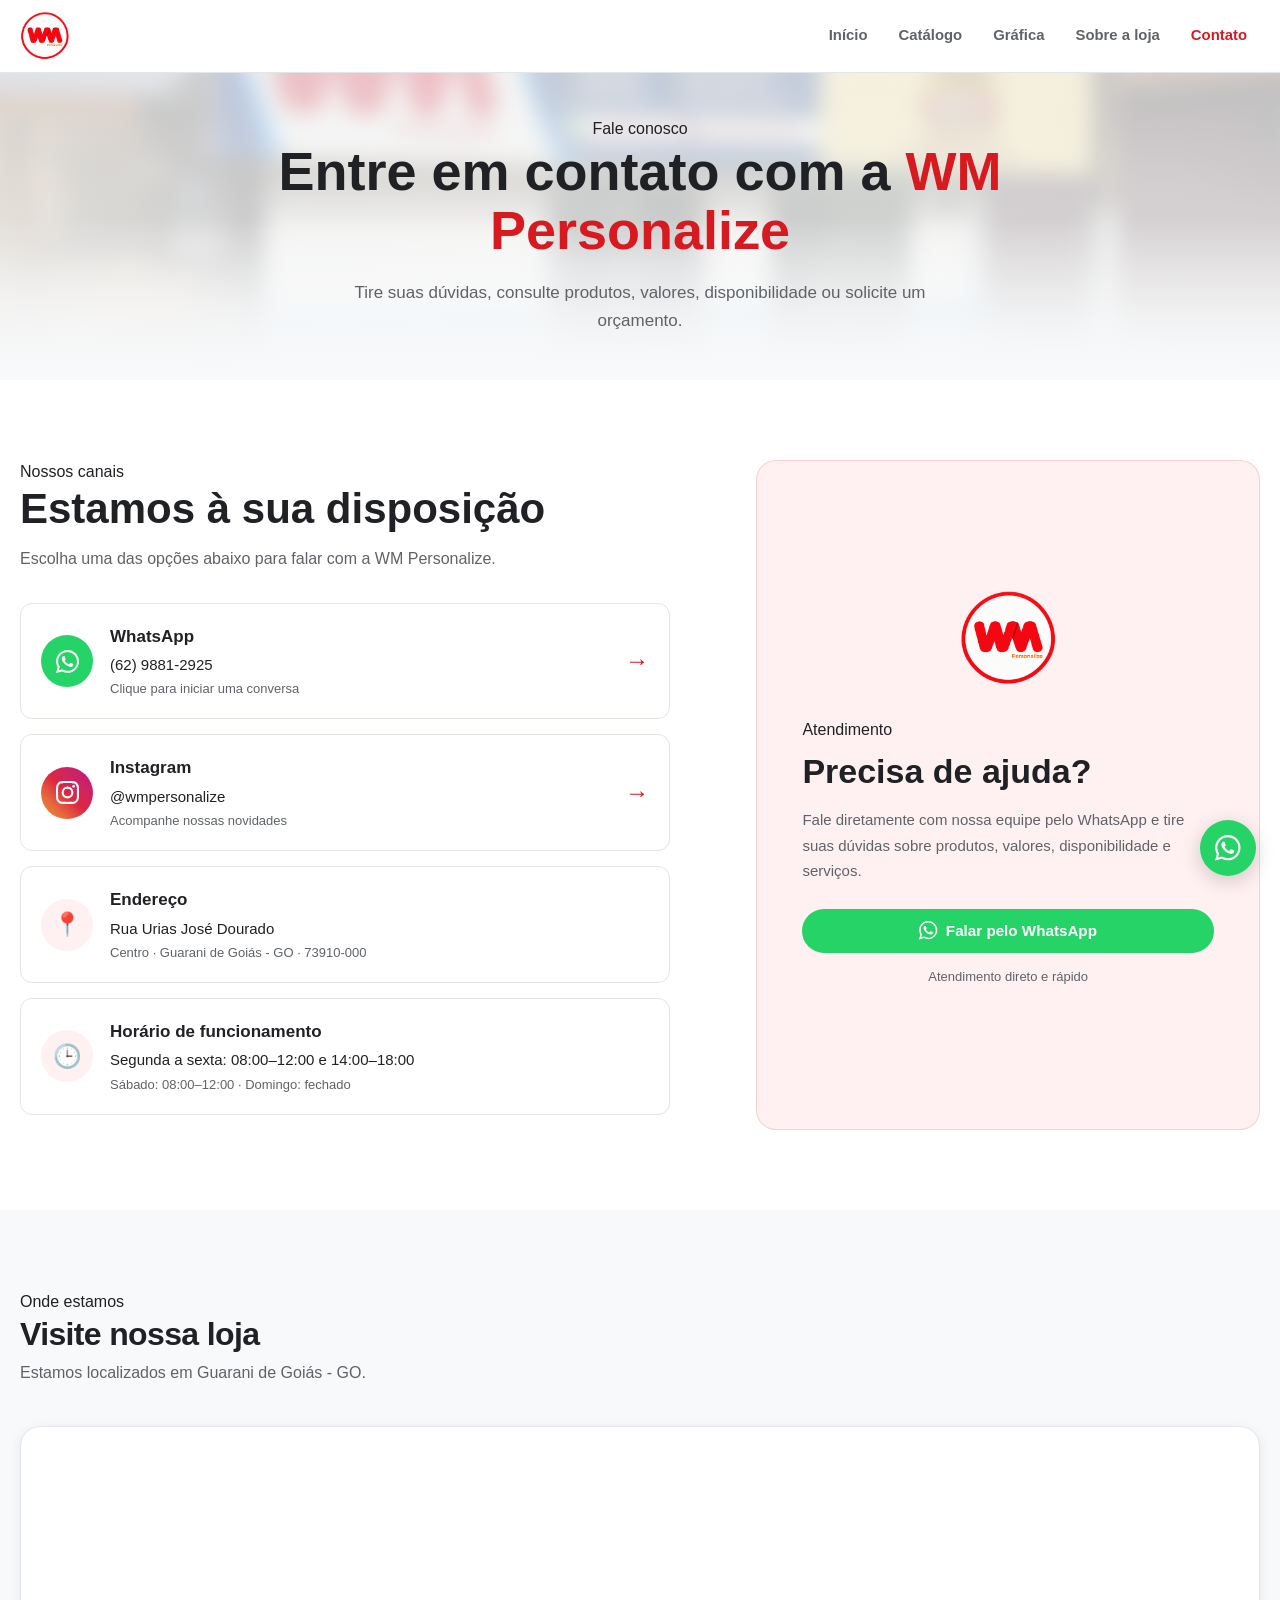
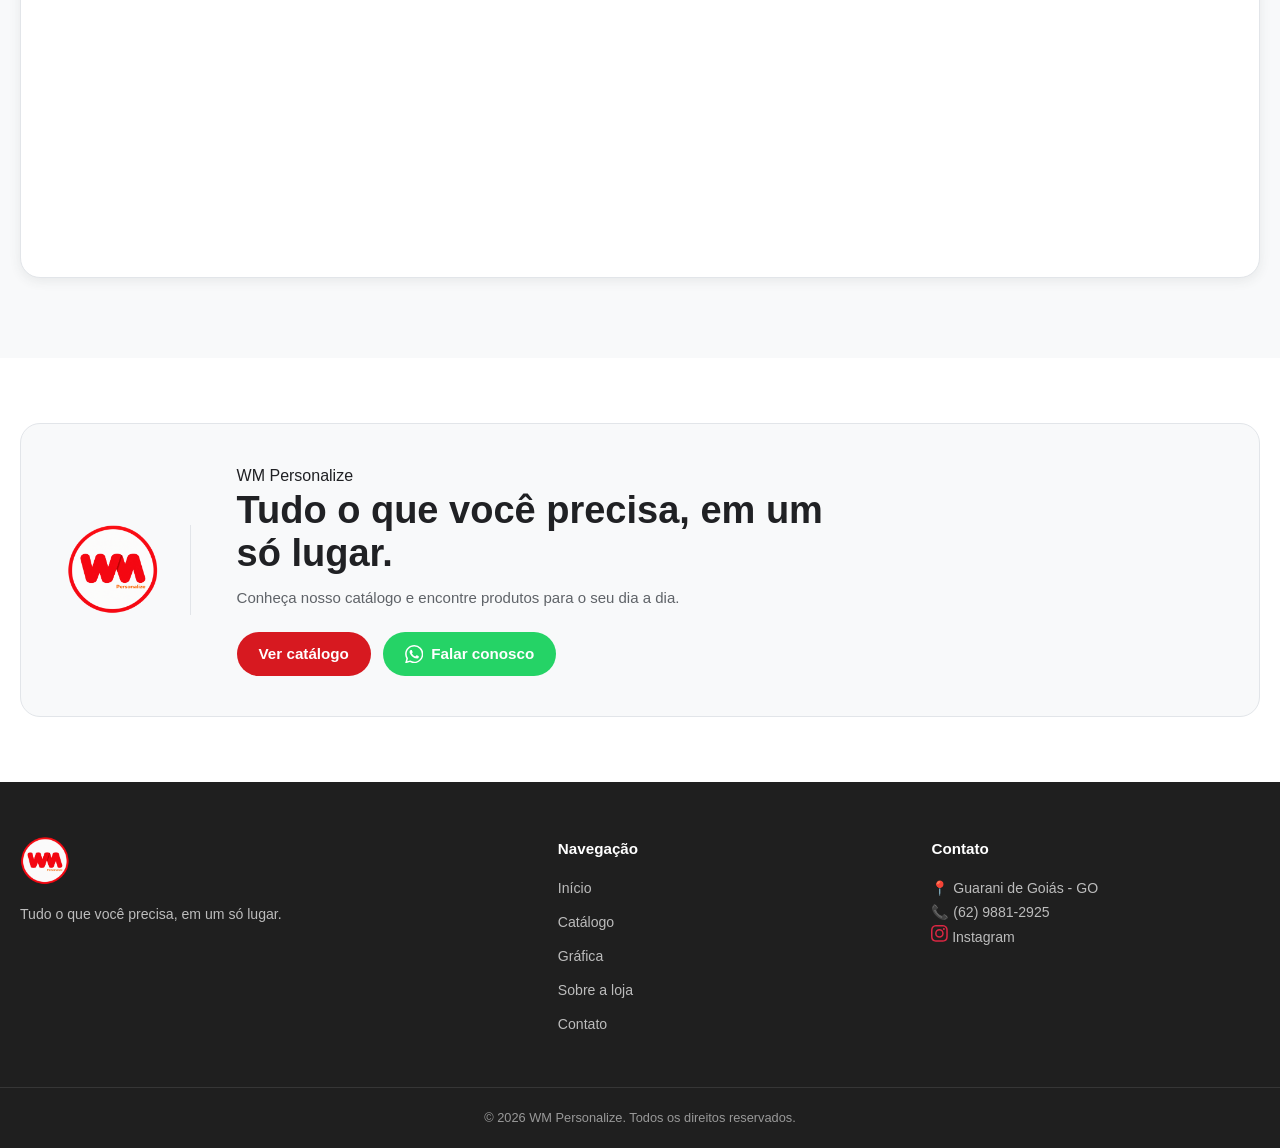
<file: contato-antigo.html>
<!DOCTYPE html>
<html lang="pt-BR">

<head>
    <meta charset="UTF-8">
    <meta name="viewport" content="width=device-width, initial-scale=1.0">

    <title>Contato | WM Personalize</title>

    <meta name="description"
        content="Entre em contato com a WM Personalize em Guarani de Goiás - GO. Fale conosco pelo WhatsApp, Instagram ou visite nossa loja.">

    <link rel="icon" type="image/x-icon" href="img/favicon/favicon.ico">

    <link rel="stylesheet" href="css/style.css">
    <link rel="stylesheet" href="css/contato.css">
</head>

<body>

    <!-- =====================================================
         CABEÇALHO
         ===================================================== -->

    <header class="cabecalho">

        <div class="container cabecalho-conteudo">

            <a href="index.html" class="logo">
                <img src="img/logo/logo.png" alt="WM Personalize">
            </a>

            <button class="botao-menu-mobile"
                id="botaoMenuMobile"
                aria-label="Abrir menu">
                ☰
            </button>

            <nav class="menu-principal">

                <a href="index.html">
                    Início
                </a>

                <a href="catalogo.html">
                    Catálogo
                </a>

                <a href="grafica.html">
                    Gráfica
                </a>

                <a href="sobre.html">
                    Sobre a loja
                </a>

                <a href="contato.html" class="ativo">
                    Contato
                </a>

            </nav>

        </div>

    </header>


    <!-- =====================================================
         CONTEÚDO PRINCIPAL
         ===================================================== -->

    <main>

        <!-- =================================================
             HERO
             ================================================= -->

        <section class="contato-hero">

            <div class="container contato-hero-conteudo">

                <span class="titulo-pequeno">
                    Fale conosco
                </span>

                <h1>
                    Entre em contato com a
                    <span>WM Personalize</span>
                </h1>

                <p>
                    Tire suas dúvidas, consulte produtos, valores,
                    disponibilidade ou solicite um orçamento.
                </p>

            </div>

        </section>


        <!-- =================================================
             FORMAS DE CONTATO
             ================================================= -->

        <section class="contato-principal">

            <div class="container contato-grid">

                <!-- ==============================
                     INFORMAÇÕES
                     ============================== -->

                <div class="contato-informacoes">

                    <span class="titulo-pequeno">
                        Nossos canais
                    </span>

                    <h2>
                        Estamos à sua disposição
                    </h2>

                    <p class="contato-introducao">
                        Escolha uma das opções abaixo para falar
                        com a WM Personalize.
                    </p>


                    <!-- WhatsApp -->

                    <a href="https://wa.me/556298812925"
                        class="contato-card"
                        target="_blank"
                        rel="noopener noreferrer">

                        <span class="contato-card-icone icone-redondo-whatsapp">
                            <span class="icone-marca" data-icone="whatsapp"></span>
                        </span>

                        <span class="contato-card-conteudo">

                            <strong>
                                WhatsApp
                            </strong>

                            <span>
                                (62) 9881-2925
                            </span>

                            <small>
                                Clique para iniciar uma conversa
                            </small>

                        </span>

                        <span class="contato-card-seta">
                            →
                        </span>

                    </a>


                    <!-- Instagram -->

                    <a href="https://www.instagram.com/wmpersonalize/"
                        class="contato-card"
                        target="_blank"
                        rel="noopener noreferrer">

                        <span class="contato-card-icone icone-redondo-instagram">
                            <span class="icone-marca" data-icone="instagram"></span>
                        </span>

                        <span class="contato-card-conteudo">

                            <strong>
                                Instagram
                            </strong>

                            <span>
                                @wmpersonalize
                            </span>

                            <small>
                                Acompanhe nossas novidades
                            </small>

                        </span>

                        <span class="contato-card-seta">
                            →
                        </span>

                    </a>


                    <!-- Endereço -->

                    <div class="contato-card">

                        <span class="contato-card-icone">
                            📍
                        </span>

                        <span class="contato-card-conteudo">

                            <strong>
                                Endereço
                            </strong>

                            <span>
                                Rua Urias José Dourado
                            </span>

                            <small>
                                Centro · Guarani de Goiás - GO · 73910-000
                            </small>

                        </span>

                    </div>


                    <!-- Horário -->

                    <div class="contato-card">

                        <span class="contato-card-icone">
                            🕒
                        </span>

                        <span class="contato-card-conteudo">

                            <strong>
                                Horário de funcionamento
                            </strong>

                            <span>
                                Segunda a sexta: 08:00–12:00
                                e 14:00–18:00
                            </span>

                            <small>
                                Sábado: 08:00–12:00 · Domingo: fechado
                            </small>

                        </span>

                    </div>

                </div>


                <!-- ==============================
                     CARD WHATSAPP
                     ============================== -->

                <div class="contato-destaque">

                    <div class="contato-destaque-logo">

                        <img src="img/logo/logo.png"
                            alt="WM Personalize">

                    </div>

                    <span class="titulo-pequeno">
                        Atendimento
                    </span>

                    <h2>
                        Precisa de ajuda?
                    </h2>

                    <p>
                        Fale diretamente com nossa equipe pelo
                        WhatsApp e tire suas dúvidas sobre produtos,
                        valores, disponibilidade e serviços.
                    </p>

                    <a href="https://wa.me/556298812925"
                        class="botao botao-whatsapp"
                        target="_blank"
                        rel="noopener noreferrer">

                        <span class="icone-marca" data-icone="whatsapp"></span>
                        Falar pelo WhatsApp

                    </a>

                    <span class="contato-destaque-observacao">
                        Atendimento direto e rápido
                    </span>

                </div>

            </div>

        </section>


        <!-- =================================================
             MAPA
             ================================================= -->

        <section class="contato-mapa">

            <div class="container">

                <div class="titulo-secao">

                    <span class="titulo-pequeno">
                        Onde estamos
                    </span>

                    <h2>
                        Visite nossa loja
                    </h2>

                    <p>
                        Estamos localizados em Guarani de Goiás - GO.
                    </p>

                </div>


                <div class="mapa-container">

                    <iframe
                        src="https://www.google.com/maps?q=-13.9378415,-46.4811684&amp;z=18&amp;output=embed"
                        width="100%"
                        height="450"
                        style="border:0;"
                        allowfullscreen=""
                        loading="lazy"
                        referrerpolicy="no-referrer-when-downgrade"
                        title="Localização da WM Personalize">
                    </iframe>

                </div>

            </div>

        </section>


        <!-- =================================================
             CTA FINAL
             ================================================= -->

        <section class="contato-cta">

            <div class="container contato-cta-conteudo">

                <div class="contato-cta-marca">

                    <img src="img/logo/logo.png"
                        alt="WM Personalize">

                </div>

                <div class="contato-cta-info">

                    <div>

                        <span class="titulo-pequeno">
                            WM Personalize
                        </span>

                        <h2>
                            Tudo o que você precisa,
                            em um só lugar.
                        </h2>

                        <p>
                            Conheça nosso catálogo e encontre produtos
                            para o seu dia a dia.
                        </p>

                    </div>

                    <div class="contato-cta-botoes">

                    <a href="catalogo.html"
                        class="botao botao-primario">
                        Ver catálogo
                    </a>

                    <a href="https://wa.me/556298812925"
                        class="botao botao-whatsapp"
                        target="_blank"
                        rel="noopener noreferrer">
                        <span class="icone-marca" data-icone="whatsapp"></span>
                        Falar conosco
                    </a>

                    </div>

                </div>

            </div>

        </section>

    </main>


    <!-- =====================================================
         RODAPÉ
         ===================================================== -->

    <footer class="rodape">

        <div class="container rodape-conteudo">

            <div class="rodape-coluna">

                <img src="img/logo/logo.png"
                    alt="WM Personalize"
                    class="rodape-logo">

                <p>
                    Tudo o que você precisa, em um só lugar.
                </p>

            </div>


            <div class="rodape-coluna">

                <h3>
                    Navegação
                </h3>

                <a href="index.html">
                    Início
                </a>

                <a href="catalogo.html">
                    Catálogo
                </a>

                <a href="grafica.html">
                    Gráfica
                </a>

                <a href="sobre.html">
                    Sobre a loja
                </a>

                <a href="contato.html">
                    Contato
                </a>

            </div>


            <div class="rodape-coluna">

                <h3>
                    Contato
                </h3>

                <p>
                    📍 Guarani de Goiás - GO
                </p>

                <p>
                    📞 (62) 9881-2925
                </p>

                <a href="https://www.instagram.com/wmpersonalize/"
                    target="_blank"
                    rel="noopener noreferrer"
                    class="link-com-icone">
                    <span class="icone-marca icone-cor-instagram" data-icone="instagram"></span>
                    Instagram
                </a>

            </div>

        </div>


        <div class="rodape-final">

            <div class="container">

                <p>
                    © 2026 WM Personalize. Todos os direitos reservados.
                </p>

            </div>

        </div>

    </footer>


    <!-- =====================================================
         WHATSAPP FLUTUANTE
         ===================================================== -->

    <a href="https://wa.me/556298812925"
        class="whatsapp-flutuante"
        target="_blank"
        rel="noopener noreferrer"
        aria-label="Falar com a WM Personalize pelo WhatsApp">

        <span class="icone-marca" data-icone="whatsapp"></span>

    </a>


    <!-- =====================================================
         JAVASCRIPT
         ===================================================== -->

    <script src="js/icones.js"></script>

    <script src="js/script.js"></script>

</body>

</html>
</file>
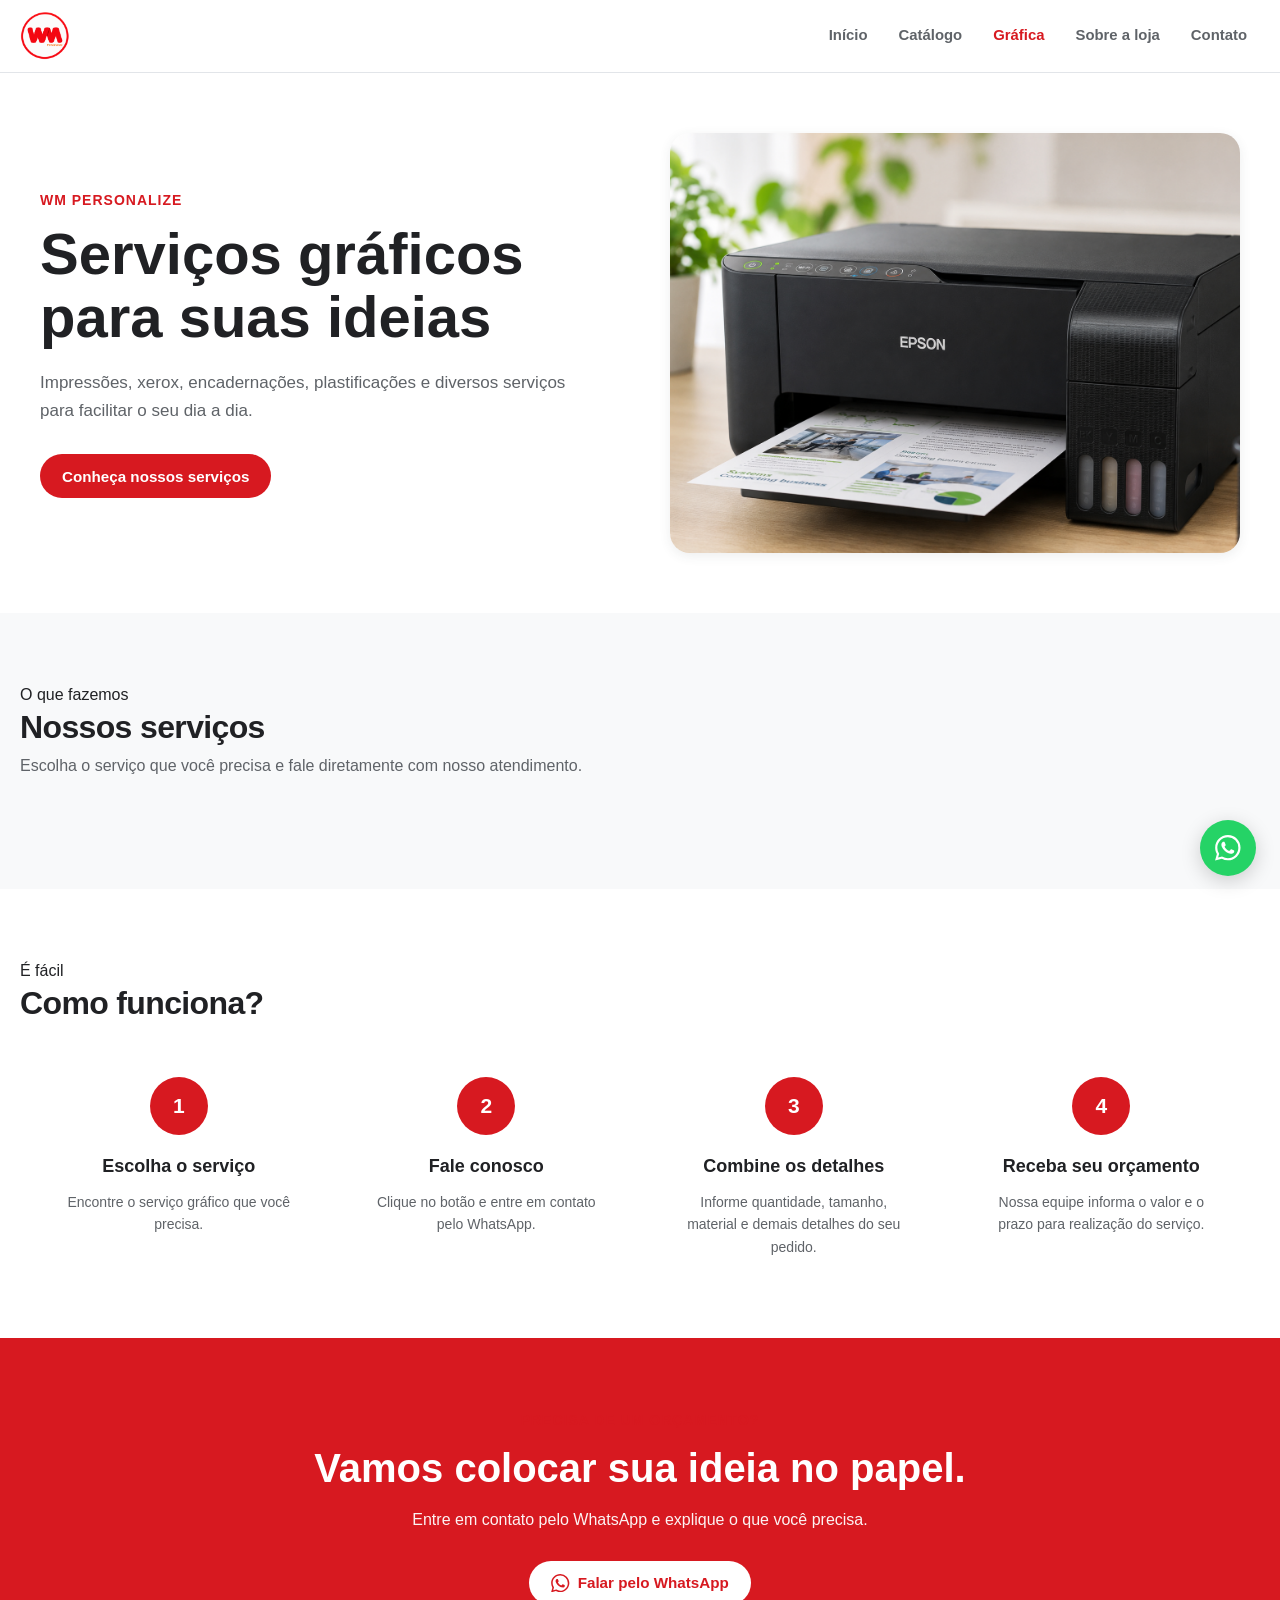
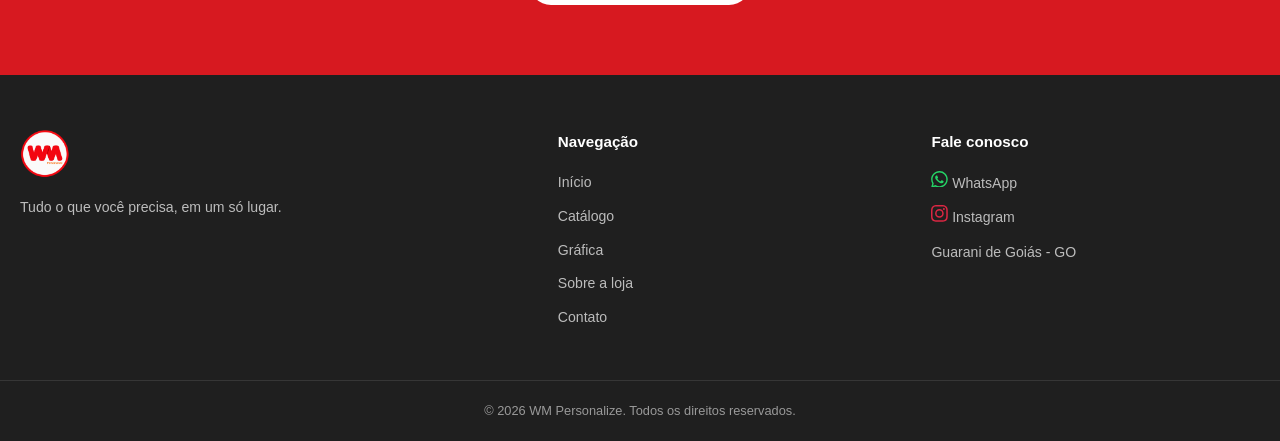
<file: grafica-antigo.html>
<!DOCTYPE html>
<html lang="pt-BR">

<head>
    <meta charset="UTF-8">

    <meta name="viewport" content="width=device-width, initial-scale=1.0">

    <meta name="description"
        content="Serviços gráficos da WM Personalize - Impressão, xerox, encadernação, plastificação, cartões, panfletos, adesivos e arte digital.">

    <title>Gráfica | WM Personalize</title>

    <link rel="icon" type="image/x-icon" href="img/favicon/favicon.ico">

    <!-- CSS GLOBAL -->
    <link rel="stylesheet" href="css/style.css">

    <!-- CSS DA GRÁFICA -->
    <link rel="stylesheet" href="css/grafica.css">
</head>

<body>

    <!-- =====================================================
         CABEÇALHO
    ====================================================== -->

    <header class="cabecalho">

        <div class="container cabecalho-conteudo">

            <a href="index.html" class="logo">
                <img src="img/logo/logo.png" alt="WM Personalize">
            </a>

            <button
                type="button"
                class="botao-menu-mobile"
                id="botaoMenuMobile"
                aria-label="Abrir menu">
                ☰
            </button>

            <nav class="menu-principal">

                <a href="index.html">
                    Início
                </a>

                <a href="catalogo.html">
                    Catálogo
                </a>

                <a href="grafica.html" class="ativo">
                    Gráfica
                </a>

                <a href="sobre.html">
                    Sobre a loja
                </a>

                <a href="contato.html">
                    Contato
                </a>

            </nav>

        </div>

    </header>


    <!-- =====================================================
         CONTEÚDO PRINCIPAL
    ====================================================== -->

    <main>

        <!-- =================================================
             HERO DA GRÁFICA
        ================================================== -->

        <section class="grafica-hero">

            <div class="container grafica-hero-conteudo">

                <div class="grafica-hero-texto">

                    <span class="titulo-pequeno">
                        WM Personalize
                    </span>

                    <h1>
                        Serviços gráficos
                        para suas ideias
                    </h1>

                    <p>
                        Impressões, xerox, encadernações, plastificações
                        e diversos serviços para facilitar o seu dia a dia.
                    </p>

                    <a
                        href="#servicosGrafica"
                        class="botao botao-primario">

                        Conheça nossos serviços

                    </a>

                </div>

                <div class="grafica-hero-imagem">

                    <img src="img/grafica/impressora.png"
                        
                        alt="Serviços de impressão da WM Personalize">

                </div>

            </div>

        </section>


        <!-- =================================================
             SERVIÇOS
        ================================================== -->

        <section
            class="secao-servicos-grafica"
            id="servicosGrafica">

            <div class="container">

                <div class="titulo-secao">

                    <span>
                        O que fazemos
                    </span>

                    <h2>
                        Nossos serviços
                    </h2>

                    <p>
                        Escolha o serviço que você precisa e
                        fale diretamente com nosso atendimento.
                    </p>

                </div>


                <!-- =========================================
                     GRID
                ========================================== -->

                <div
                    class="servicos-grid"
                    id="servicosGraficaLista">

                    <!-- Serviços carregados pelo JavaScript -->

                </div>

            </div>

        </section>


        <!-- =================================================
             COMO FUNCIONA
        ================================================== -->

        <section class="como-funciona">

            <div class="container">

                <div class="titulo-secao">

                    <span>
                        É fácil
                    </span>

                    <h2>
                        Como funciona?
                    </h2>

                </div>


                <div class="passos-grafica">


                    <div class="passo-grafica">

                        <div class="passo-numero">
                            1
                        </div>

                        <div>

                            <h3>
                                Escolha o serviço
                            </h3>

                            <p>
                                Encontre o serviço gráfico que
                                você precisa.
                            </p>

                        </div>

                    </div>


                    <div class="passo-grafica">

                        <div class="passo-numero">
                            2
                        </div>

                        <div>

                            <h3>
                                Fale conosco
                            </h3>

                            <p>
                                Clique no botão e entre em contato
                                pelo WhatsApp.
                            </p>

                        </div>

                    </div>


                    <div class="passo-grafica">

                        <div class="passo-numero">
                            3
                        </div>

                        <div>

                            <h3>
                                Combine os detalhes
                            </h3>

                            <p>
                                Informe quantidade, tamanho, material
                                e demais detalhes do seu pedido.
                            </p>

                        </div>

                    </div>


                    <div class="passo-grafica">

                        <div class="passo-numero">
                            4
                        </div>

                        <div>

                            <h3>
                                Receba seu orçamento
                            </h3>

                            <p>
                                Nossa equipe informa o valor e o prazo
                                para realização do serviço.
                            </p>

                        </div>

                    </div>

                </div>

            </div>

        </section>


        <!-- =================================================
             CTA WHATSAPP
        ================================================== -->

        <section class="grafica-cta">

            <div class="container">

                <div class="grafica-cta-conteudo">

                    <div>

                        <span class="titulo-pequeno">
                            Precisa de um orçamento?
                        </span>

                        <h2>
                            Vamos colocar sua ideia no papel.
                        </h2>

                        <p>
                            Entre em contato pelo WhatsApp e
                            explique o que você precisa.
                        </p>

                    </div>

                    <a
                        href="https://wa.me/556298812925?text=Ol%C3%A1!%20Tenho%20interesse%20em%20um%20servi%C3%A7o%20gr%C3%A1fico.%20Gostaria%20de%20saber%20mais%20informa%C3%A7%C3%B5es%20sobre%20valores%20e%20prazo."
                        class="botao botao-whatsapp"
                        target="_blank"
                        rel="noopener noreferrer">

                        <span class="icone-marca" data-icone="whatsapp"></span>
                        Falar pelo WhatsApp

                    </a>

                </div>

            </div>

        </section>

    </main>


    <!-- =====================================================
         RODAPÉ
    ====================================================== -->

    <footer class="rodape">

        <div class="container rodape-conteudo">


            <div class="rodape-coluna">

                <img
                    src="img/logo/logo.png"
                    alt="WM Personalize"
                    class="rodape-logo">

                <p>
                    Tudo o que você precisa,
                    em um só lugar.
                </p>

            </div>


            <div class="rodape-coluna">

                <h3>
                    Navegação
                </h3>

                <a href="index.html">
                    Início
                </a>

                <a href="catalogo.html">
                    Catálogo
                </a>

                <a href="grafica.html">
                    Gráfica
                </a>

                <a href="sobre.html">
                    Sobre a loja
                </a>

                <a href="contato.html">
                    Contato
                </a>

            </div>


            <div class="rodape-coluna">

                <h3>
                    Fale conosco
                </h3>

                <a
                    href="https://wa.me/556298812925"
                    target="_blank"
                    rel="noopener noreferrer"
                    class="link-com-icone">

                    <span class="icone-marca icone-cor-whatsapp" data-icone="whatsapp"></span>
                    WhatsApp

                </a>

                <a
                    href="https://www.instagram.com/wmpersonalize/"
                    target="_blank"
                    rel="noopener noreferrer"
                    class="link-com-icone">

                    <span class="icone-marca icone-cor-instagram" data-icone="instagram"></span>
                    Instagram

                </a>

                <span>
                    Guarani de Goiás - GO
                </span>

            </div>

        </div>


        <div class="rodape-final">

            <div class="container">

                <p>
                    © 2026 WM Personalize. Todos os direitos reservados.
                </p>

            </div>

        </div>

    </footer>


    <!-- =====================================================
         WHATSAPP FLUTUANTE
    ====================================================== -->

    <a
        href="https://wa.me/556298812925"
        class="whatsapp-flutuante"
        target="_blank"
        rel="noopener noreferrer"
        aria-label="Falar pelo WhatsApp">

        <span class="icone-marca" data-icone="whatsapp"></span>

    </a>


    <!-- =====================================================
         JAVASCRIPT
    ====================================================== -->

    <script src="js/icones.js"></script>

    <script src="js/script.js"></script>

    <script src="js/grafica.js"></script>

</body>

</html>
</file>
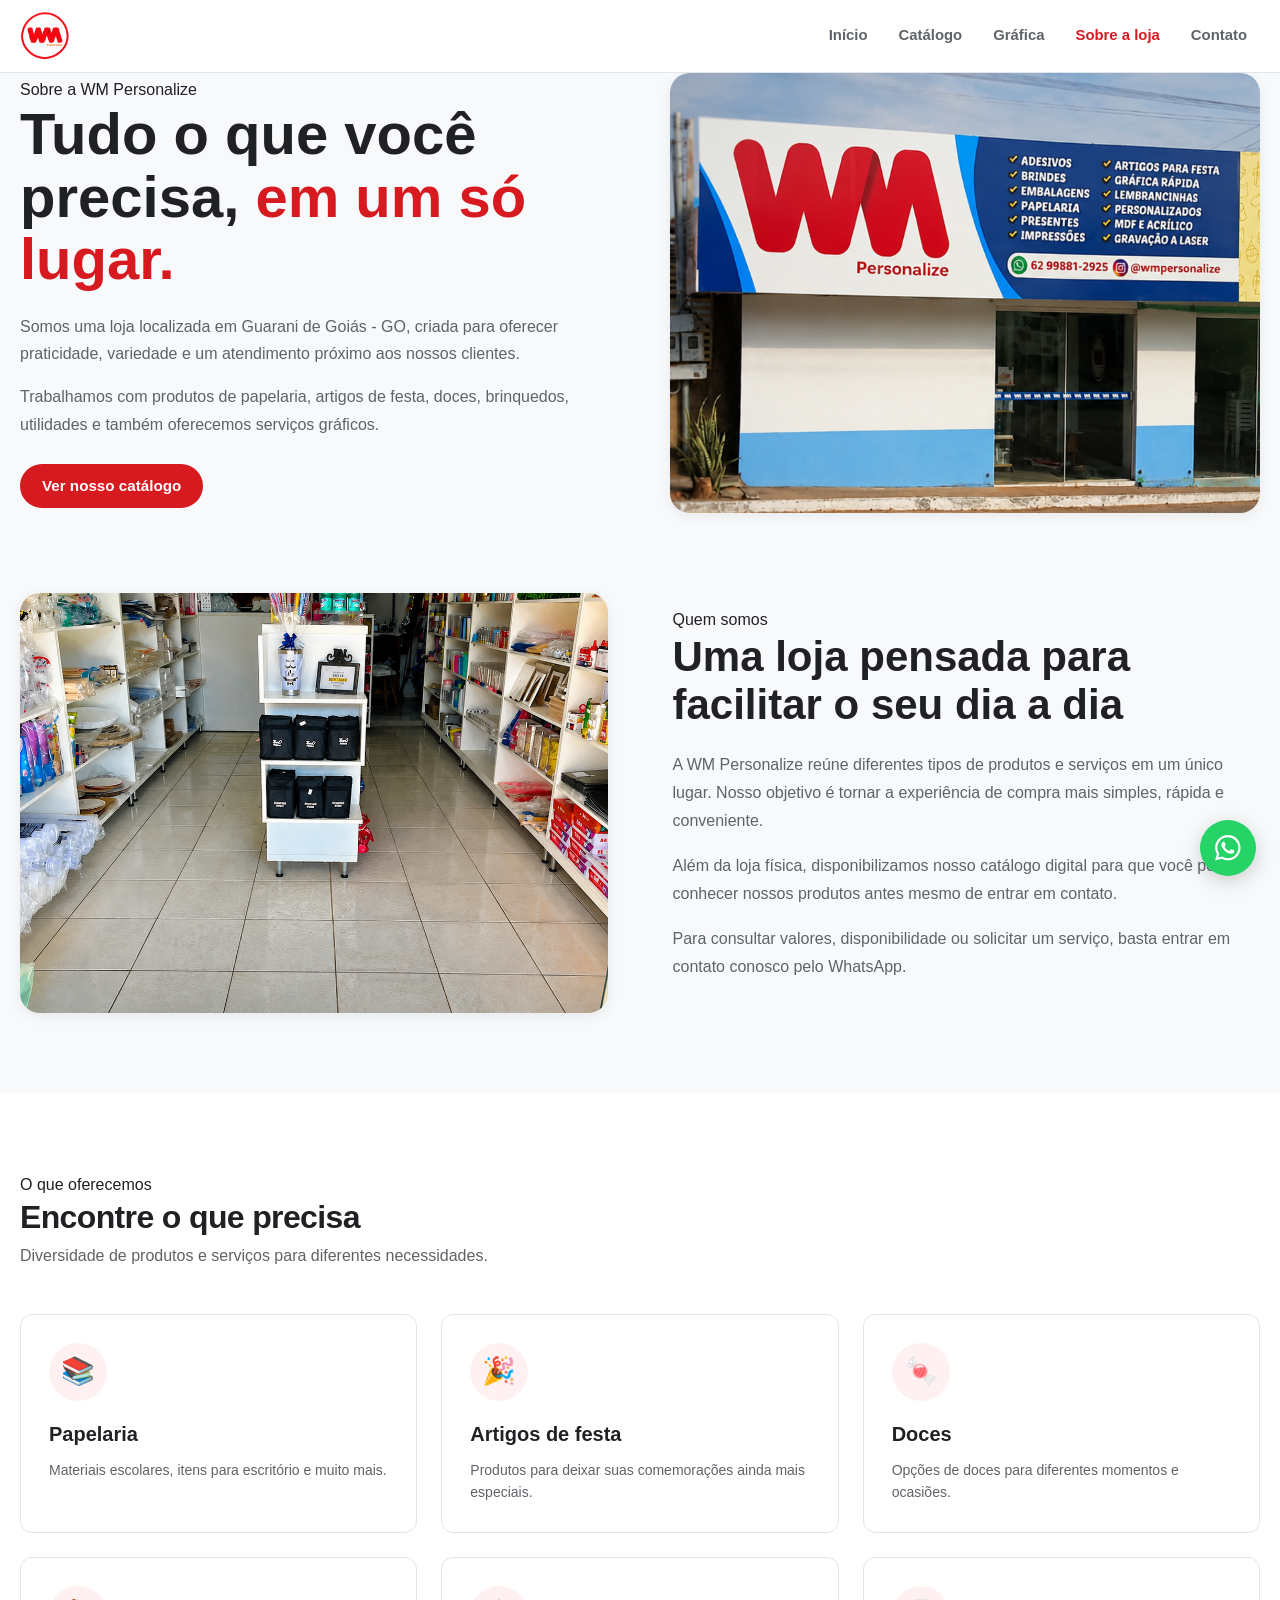
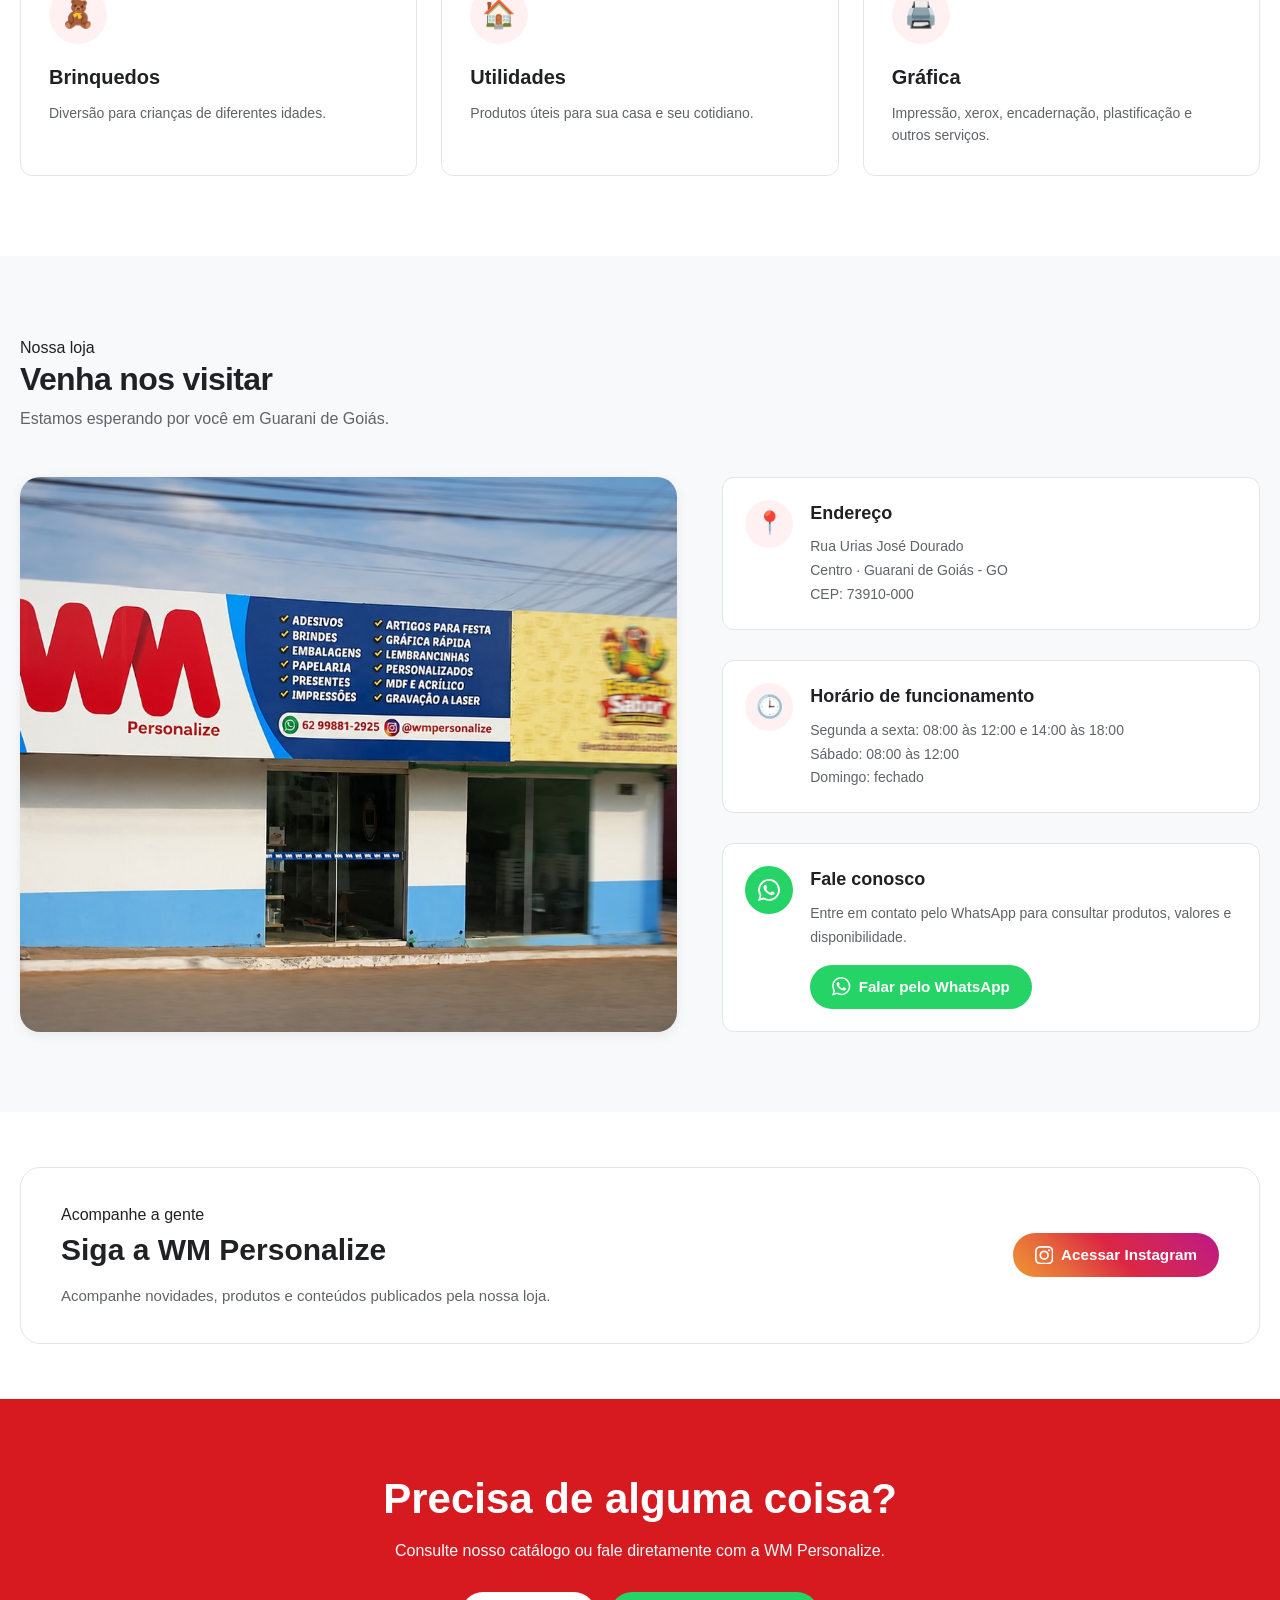
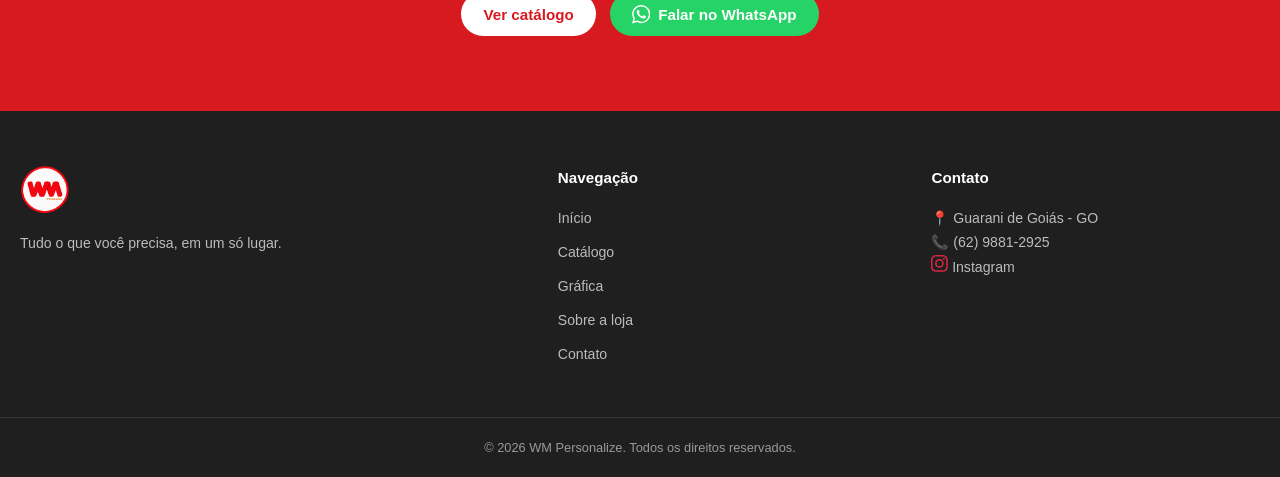
<file: sobre-antigo.html>
<!DOCTYPE html>
<html lang="pt-BR">

<head>
    <meta charset="UTF-8">
    <meta name="viewport" content="width=device-width, initial-scale=1.0">

    <title>Sobre a Loja | WM Personalize</title>

    <meta name="description"
        content="Conheça a WM Personalize, loja localizada em Guarani de Goiás - GO. Papelaria, artigos de festa, doces, brinquedos, utilidades e serviços gráficos.">

    <link rel="icon" type="image/x-icon" href="img/favicon/favicon.ico">

    <link rel="stylesheet" href="css/style.css">
    <link rel="stylesheet" href="css/sobre.css">
</head>

<body>

    <!-- =====================================================
         CABEÇALHO
         ===================================================== -->

    <header class="cabecalho">

        <div class="container cabecalho-conteudo">

            <a href="index.html" class="logo">
                <img src="img/logo/logo.png" alt="WM Personalize">
            </a>

            <button class="botao-menu-mobile" id="botaoMenuMobile" aria-label="Abrir menu">
                ☰
            </button>

            <nav class="menu-principal">

                <a href="index.html">
                    Início
                </a>

                <a href="catalogo.html">
                    Catálogo
                </a>

                <a href="grafica.html">
                    Gráfica
                </a>

                <a href="sobre.html" class="ativo">
                    Sobre a loja
                </a>

                <a href="contato.html">
                    Contato
                </a>

            </nav>

        </div>

    </header>


    <!-- =====================================================
         CONTEÚDO PRINCIPAL
         ===================================================== -->

    <main>

        <!-- =================================================
             HERO SOBRE
             ================================================= -->

        <section class="sobre-hero">

            <div class="container sobre-hero-conteudo">

                <div class="sobre-hero-texto">

                    <span class="titulo-pequeno">
                        Sobre a WM Personalize
                    </span>

                    <h1>
                        Tudo o que você precisa,
                        <span>em um só lugar.</span>
                    </h1>

                    <p>
                        Somos uma loja localizada em Guarani de Goiás - GO,
                        criada para oferecer praticidade, variedade e um
                        atendimento próximo aos nossos clientes.
                    </p>

                    <p>
                        Trabalhamos com produtos de papelaria, artigos de
                        festa, doces, brinquedos, utilidades e também
                        oferecemos serviços gráficos.
                    </p>

                    <a href="catalogo.html" class="botao botao-primario">
                        Ver nosso catálogo
                    </a>

                </div>

                <div class="sobre-hero-imagem">

                    <img src="img/loja/fachada.png"
                        alt="Fachada da WM Personalize"
                        loading="lazy">

                </div>

            </div>

        </section>


        <!-- =================================================
             NOSSA HISTÓRIA
             ================================================= -->

        <section class="sobre-historia">

            <div class="container sobre-historia-conteudo">

                <div class="sobre-historia-imagem">

                    <img src="img/loja/interior-01.png"
                        alt="Interior da WM Personalize"
                        loading="lazy">

                </div>

                <div class="sobre-historia-texto">

                    <span class="titulo-pequeno">
                        Quem somos
                    </span>

                    <h2>
                        Uma loja pensada para facilitar o seu dia a dia
                    </h2>

                    <p>
                        A WM Personalize reúne diferentes tipos de produtos
                        e serviços em um único lugar. Nosso objetivo é tornar
                        a experiência de compra mais simples, rápida e
                        conveniente.
                    </p>

                    <p>
                        Além da loja física, disponibilizamos nosso catálogo
                        digital para que você possa conhecer nossos produtos
                        antes mesmo de entrar em contato.
                    </p>

                    <p>
                        Para consultar valores, disponibilidade ou solicitar
                        um serviço, basta entrar em contato conosco pelo
                        WhatsApp.
                    </p>

                </div>

            </div>

        </section>


        <!-- =================================================
             O QUE ENCONTRAR
             ================================================= -->

        <section class="sobre-categorias">

            <div class="container">

                <div class="titulo-secao">

                    <span class="titulo-pequeno">
                        O que oferecemos
                    </span>

                    <h2>
                        Encontre o que precisa
                    </h2>

                    <p>
                        Diversidade de produtos e serviços para diferentes
                        necessidades.
                    </p>

                </div>

                <div class="sobre-categorias-grid">

                    <a href="catalogo.html?categoria=papelaria"
                        class="sobre-categoria-card">

                        <span class="sobre-categoria-icone">
                            📚
                        </span>

                        <h3>
                            Papelaria
                        </h3>

                        <p>
                            Materiais escolares, itens para escritório
                            e muito mais.
                        </p>

                    </a>


                    <a href="catalogo.html?categoria=festa"
                        class="sobre-categoria-card">

                        <span class="sobre-categoria-icone">
                            🎉
                        </span>

                        <h3>
                            Artigos de festa
                        </h3>

                        <p>
                            Produtos para deixar suas comemorações
                            ainda mais especiais.
                        </p>

                    </a>


                    <a href="catalogo.html?categoria=doces"
                        class="sobre-categoria-card">

                        <span class="sobre-categoria-icone">
                            🍬
                        </span>

                        <h3>
                            Doces
                        </h3>

                        <p>
                            Opções de doces para diferentes momentos
                            e ocasiões.
                        </p>

                    </a>


                    <a href="catalogo.html?categoria=brinquedos"
                        class="sobre-categoria-card">

                        <span class="sobre-categoria-icone">
                            🧸
                        </span>

                        <h3>
                            Brinquedos
                        </h3>

                        <p>
                            Diversão para crianças de diferentes idades.
                        </p>

                    </a>


                    <a href="catalogo.html?categoria=utilidades"
                        class="sobre-categoria-card">

                        <span class="sobre-categoria-icone">
                            🏠
                        </span>

                        <h3>
                            Utilidades
                        </h3>

                        <p>
                            Produtos úteis para sua casa e
                            seu cotidiano.
                        </p>

                    </a>


                    <a href="grafica.html"
                        class="sobre-categoria-card">

                        <span class="sobre-categoria-icone">
                            🖨️
                        </span>

                        <h3>
                            Gráfica
                        </h3>

                        <p>
                            Impressão, xerox, encadernação,
                            plastificação e outros serviços.
                        </p>

                    </a>

                </div>

            </div>

        </section>


        <!-- =================================================
             NOSSA LOJA
             ================================================= -->

        <section class="sobre-loja">

            <div class="container">

                <div class="titulo-secao">

                    <span class="titulo-pequeno">
                        Nossa loja
                    </span>

                    <h2>
                        Venha nos visitar
                    </h2>

                    <p>
                        Estamos esperando por você em Guarani de Goiás.
                    </p>

                </div>

                <div class="sobre-loja-grid">

                    <div class="sobre-loja-imagem">

                        <img src="img/loja/image.png">
                    </div>

                    <div class="sobre-loja-info">

                        <div class="info-loja-item">

                            <span class="info-loja-icone">
                                📍
                            </span>

                            <div>
                                <h3>
                                    Endereço
                                </h3>

                                <p>
                                    Rua Urias José Dourado<br>
                                    Centro · Guarani de Goiás - GO<br>
                                    CEP: 73910-000
                                </p>
                            </div>

                        </div>


                        <div class="info-loja-item">

                            <span class="info-loja-icone">
                                🕒
                            </span>

                            <div>
                                <h3>
                                    Horário de funcionamento
                                </h3>

                                <p>
                                    Segunda a sexta: 08:00 às 12:00
                                    e 14:00 às 18:00<br>
                                    Sábado: 08:00 às 12:00<br>
                                    Domingo: fechado
                                </p>
                            </div>

                        </div>


                        <div class="info-loja-item">

                            <span class="info-loja-icone icone-redondo-whatsapp">
                                <span class="icone-marca" data-icone="whatsapp"></span>
                            </span>

                            <div>
                                <h3>
                                    Fale conosco
                                </h3>

                                <p>
                                    Entre em contato pelo WhatsApp
                                    para consultar produtos,
                                    valores e disponibilidade.
                                </p>

                                <a href="https://wa.me/556298812925"
                                    class="botao botao-whatsapp"
                                    target="_blank"
                                    rel="noopener noreferrer">
                                    <span class="icone-marca" data-icone="whatsapp"></span>
                                    Falar pelo WhatsApp
                                </a>

                            </div>

                        </div>

                    </div>

                </div>

            </div>

        </section>


        <!-- =================================================
             INSTAGRAM / PRESENÇA DIGITAL
             ================================================= -->

        <section class="sobre-instagram">

            <div class="container sobre-instagram-conteudo">

                <div>

                    <span class="titulo-pequeno">
                        Acompanhe a gente
                    </span>

                    <h2>
                        Siga a WM Personalize
                    </h2>

                    <p>
                        Acompanhe novidades, produtos e conteúdos
                        publicados pela nossa loja.
                    </p>

                </div>

                <a href="https://www.instagram.com/wmpersonalize/"
                    class="botao botao-instagram"
                    target="_blank"
                    rel="noopener noreferrer">
                    <span class="icone-marca" data-icone="instagram"></span>
                    Acessar Instagram
                </a>

            </div>

        </section>


        <!-- =================================================
             CTA
             ================================================= -->

        <section class="sobre-cta">

            <div class="container sobre-cta-conteudo">

                <h2>
                    Precisa de alguma coisa?
                </h2>

                <p>
                    Consulte nosso catálogo ou fale diretamente
                    com a WM Personalize.
                </p>

                <div class="sobre-cta-botoes">

                    <a href="catalogo.html"
                        class="botao botao-primario">
                        Ver catálogo
                    </a>

                    <a href="https://wa.me/556298812925"
                        class="botao botao-whatsapp"
                        target="_blank"
                        rel="noopener noreferrer">
                        <span class="icone-marca" data-icone="whatsapp"></span>
                        Falar no WhatsApp
                    </a>

                </div>

            </div>

        </section>

    </main>


    <!-- =====================================================
         RODAPÉ
         ===================================================== -->

    <footer class="rodape">

        <div class="container rodape-conteudo">

            <div class="rodape-coluna">

                <img src="img/logo/logo.png"
                    alt="WM Personalize"
                    class="rodape-logo">

                <p>
                    Tudo o que você precisa, em um só lugar.
                </p>

            </div>


            <div class="rodape-coluna">

                <h3>
                    Navegação
                </h3>

                <a href="index.html">
                    Início
                </a>

                <a href="catalogo.html">
                    Catálogo
                </a>

                <a href="grafica.html">
                    Gráfica
                </a>

                <a href="sobre.html">
                    Sobre a loja
                </a>

                <a href="contato.html">
                    Contato
                </a>

            </div>


            <div class="rodape-coluna">

                <h3>
                    Contato
                </h3>

                <p>
                    📍 Guarani de Goiás - GO
                </p>

                <p>
                    📞 (62) 9881-2925
                </p>

                <a href="https://www.instagram.com/wmpersonalize/"
                    target="_blank"
                    rel="noopener noreferrer"
                    class="link-com-icone">
                    <span class="icone-marca icone-cor-instagram" data-icone="instagram"></span>
                    Instagram
                </a>

            </div>

        </div>


        <div class="rodape-final">

            <div class="container">

                <p>
                    © 2026 WM Personalize. Todos os direitos reservados.
                </p>

            </div>

        </div>

    </footer>


    <!-- =====================================================
         WHATSAPP FLUTUANTE
         ===================================================== -->

    <a href="https://wa.me/556298812925"
        class="whatsapp-flutuante"
        target="_blank"
        rel="noopener noreferrer"
        aria-label="Falar com a WM Personalize pelo WhatsApp">

        <span class="icone-marca" data-icone="whatsapp"></span>

    </a>


    <!-- =====================================================
         JAVASCRIPT
         ===================================================== -->

    <script src="js/icones.js"></script>

    <script src="js/script.js"></script>

</body>

</html>
</file>
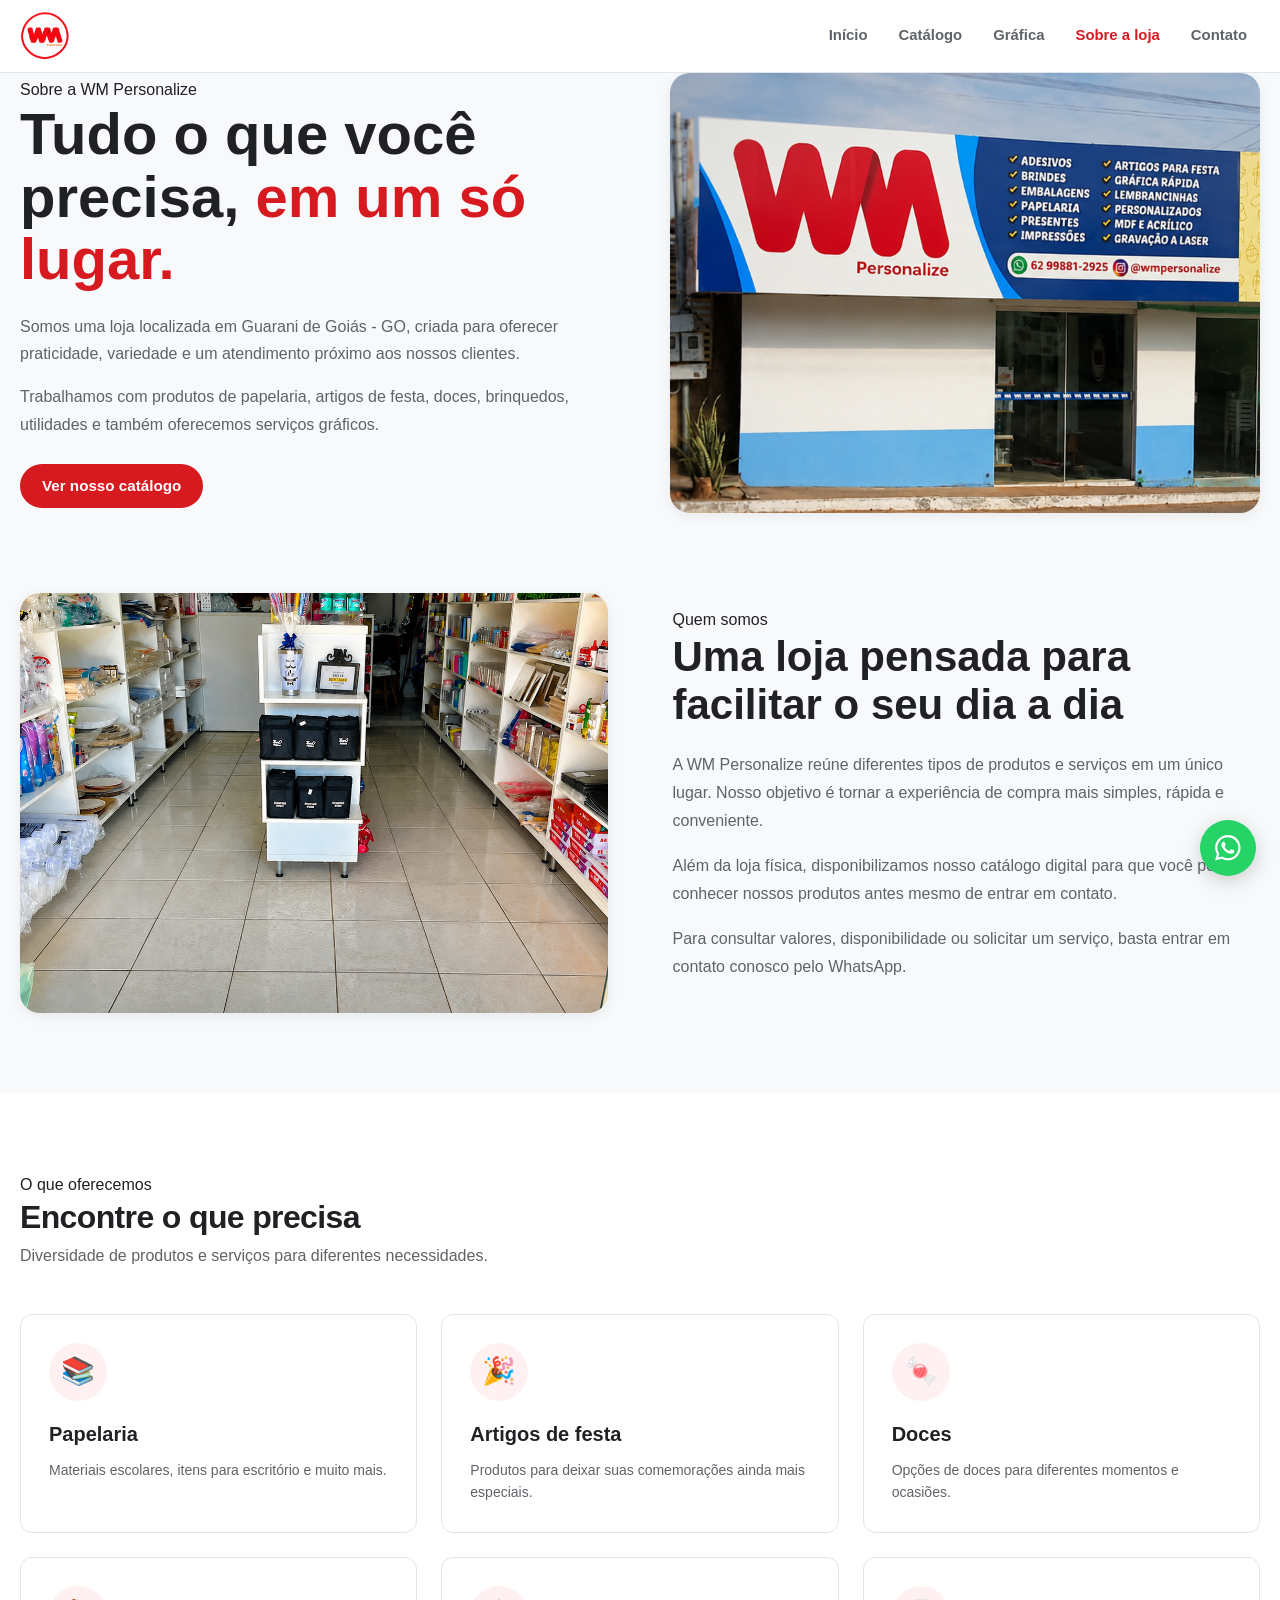
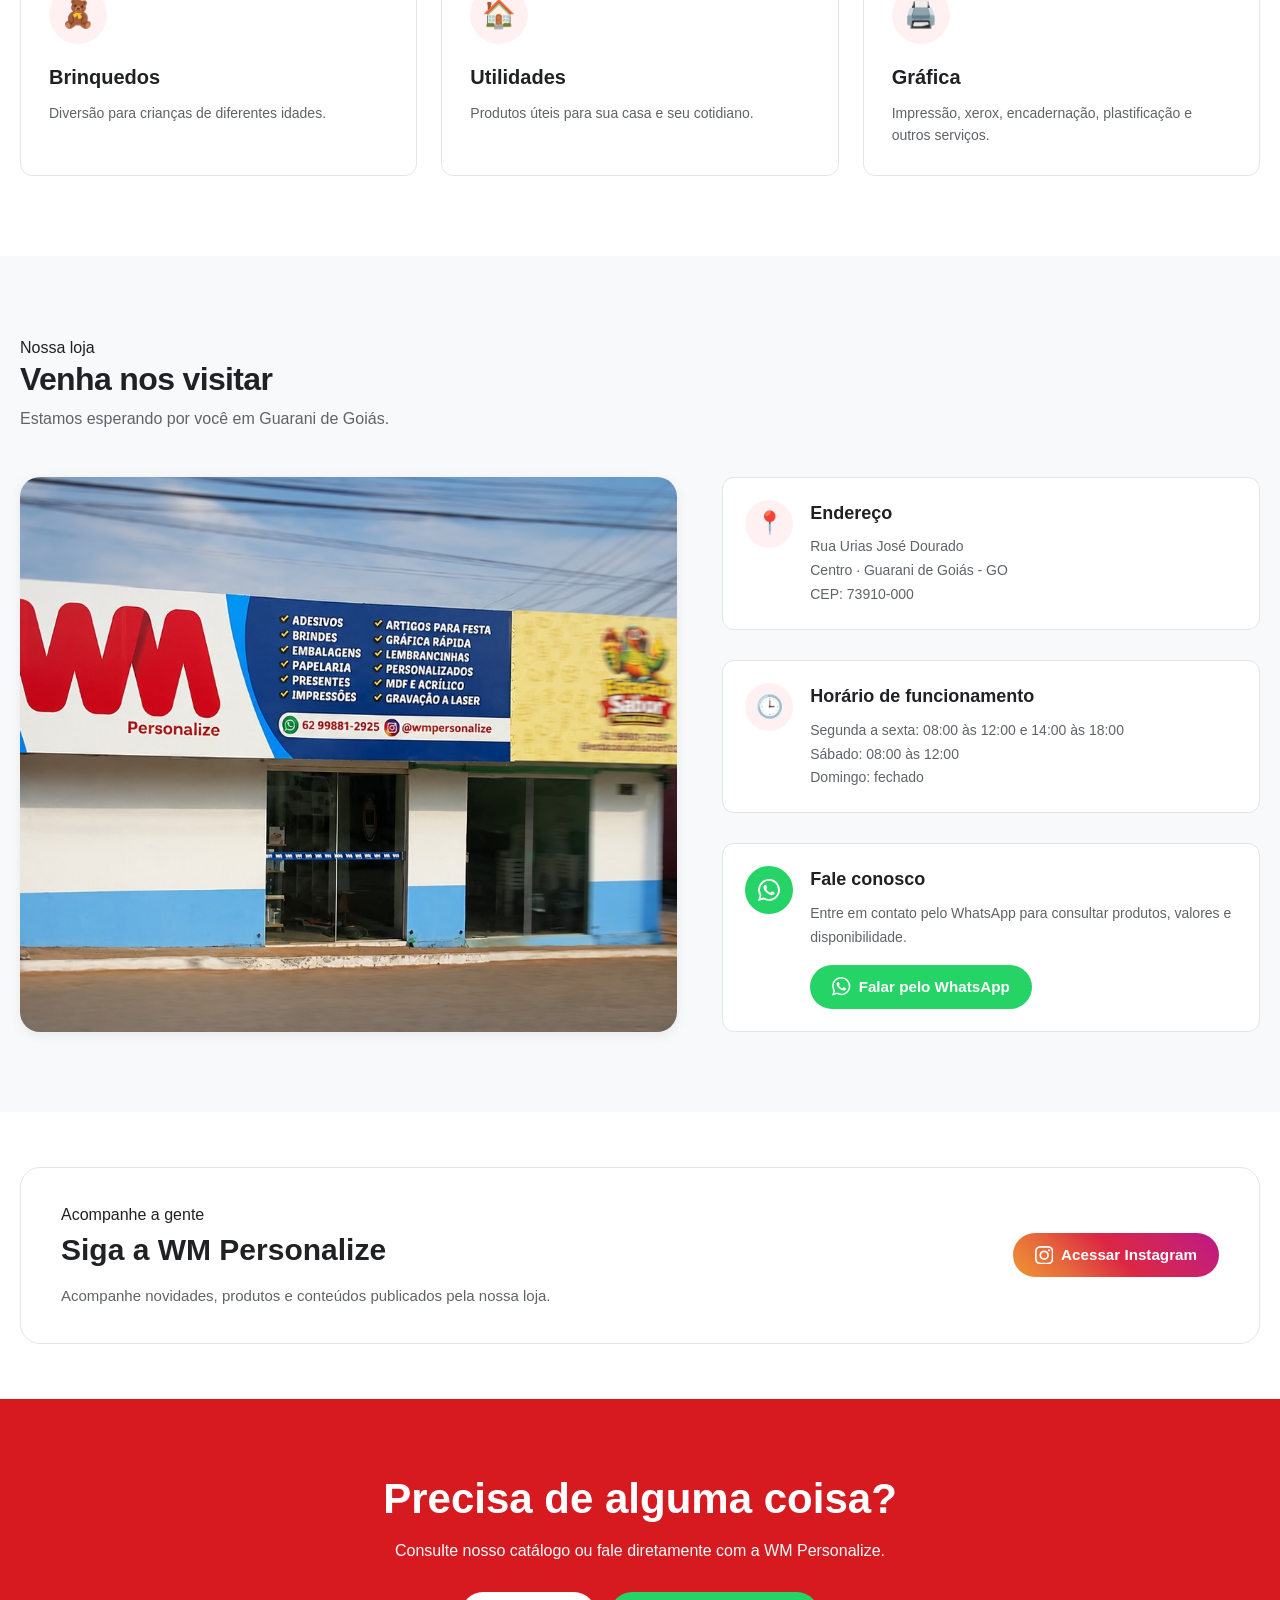
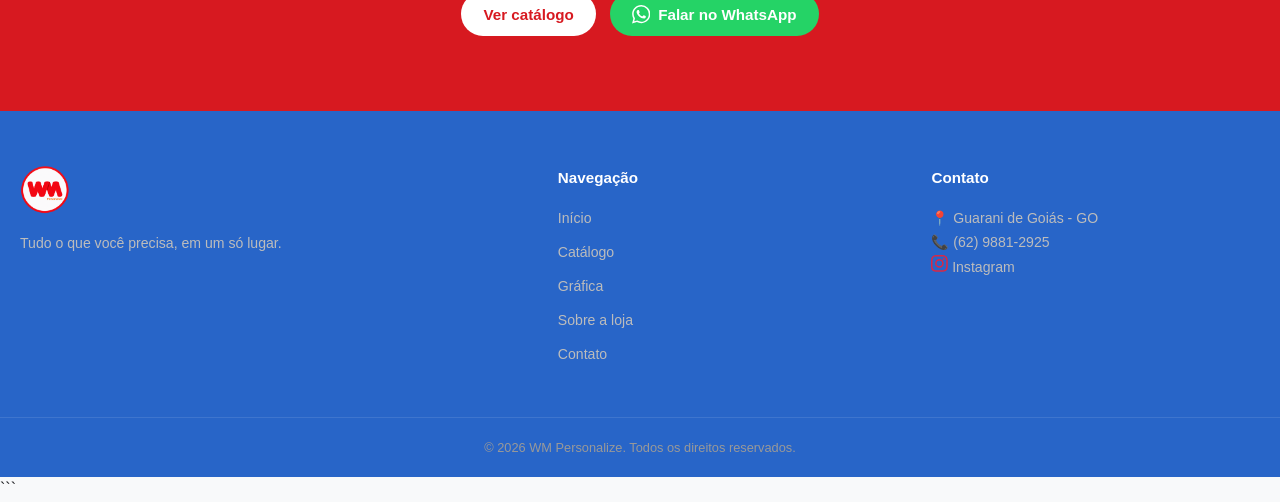
<file: sobre.html>
<!DOCTYPE html>
<html lang="pt-BR">

<head>
    <meta charset="UTF-8">
    <meta name="viewport" content="width=device-width, initial-scale=1.0">

    <title>Sobre a Loja | WM Personalize</title>

    <meta name="description"
        content="Conheça a WM Personalize, loja localizada em Guarani de Goiás - GO. Papelaria, artigos de festa, doces, brinquedos, utilidades e serviços gráficos.">

    <link rel="icon" type="image/x-icon" href="img/favicon/favicon.ico">

    <link rel="stylesheet" href="css/style.css">
    <link rel="stylesheet" href="css/sobre.css">
</head>

<body>

    <!-- =====================================================
         CABEÇALHO
         ===================================================== -->

    <header class="cabecalho">

        <div class="container cabecalho-conteudo">

            <a href="index.html" class="logo">
                <img src="img/logo/logo.png" data-logo-visual alt="WM Personalize">
            </a>

            <button class="botao-menu-mobile" id="botaoMenuMobile" aria-label="Abrir menu">
                ☰
            </button>

            <nav class="menu-principal">

                <a href="index.html">
                    Início
                </a>

                <a href="catalogo.html">
                    Catálogo
                </a>

                <a href="grafica.html">
                    Gráfica
                </a>

                <a href="sobre.html" class="ativo">
                    Sobre a loja
                </a>

                <a href="contato.html">
                    Contato
                </a>

            </nav>

        </div>

    </header>


    <!-- =====================================================
         CONTEÚDO PRINCIPAL
         ===================================================== -->

    <main>

        <!-- =================================================
             HERO SOBRE
             ================================================= -->

        <section class="sobre-hero">

            <div class="container sobre-hero-conteudo">

                <div class="sobre-hero-texto">

                    <span class="titulo-pequeno">
                        Sobre a WM Personalize
                    </span>

                    <h1>
                        Tudo o que você precisa,
                        <span>em um só lugar.</span>
                    </h1>

                    <p>
                        Somos uma loja localizada em Guarani de Goiás - GO,
                        criada para oferecer praticidade, variedade e um
                        atendimento próximo aos nossos clientes.
                    </p>

                    <p>
                        Trabalhamos com produtos de papelaria, artigos de
                        festa, doces, brinquedos, utilidades e também
                        oferecemos serviços gráficos.
                    </p>

                    <a href="catalogo.html" class="botao botao-primario">
                        Ver nosso catálogo
                    </a>

                </div>

                <div class="sobre-hero-imagem">

                    <img src="img/loja/fachada.png" data-imagem-visual="fachada"
                        alt="Fachada da WM Personalize"
                        loading="lazy">

                </div>

            </div>

        </section>


        <!-- =================================================
             NOSSA HISTÓRIA
             ================================================= -->

        <section class="sobre-historia">

            <div class="container sobre-historia-conteudo">

                <div class="sobre-historia-imagem">

                    <img src="img/loja/interior-01.png" data-imagem-visual="interiorLoja"
                        alt="Interior da WM Personalize"
                        loading="lazy">

                </div>

                <div class="sobre-historia-texto">

                    <span class="titulo-pequeno">
                        Quem somos
                    </span>

                    <h2>
                        Uma loja pensada para facilitar o seu dia a dia
                    </h2>

                    <p>
                        A WM Personalize reúne diferentes tipos de produtos
                        e serviços em um único lugar. Nosso objetivo é tornar
                        a experiência de compra mais simples, rápida e
                        conveniente.
                    </p>

                    <p>
                        Além da loja física, disponibilizamos nosso catálogo
                        digital para que você possa conhecer nossos produtos
                        antes mesmo de entrar em contato.
                    </p>

                    <p>
                        Para consultar valores, disponibilidade ou solicitar
                        um serviço, basta entrar em contato conosco pelo
                        WhatsApp.
                    </p>

                </div>

            </div>

        </section>


        <!-- =================================================
             O QUE ENCONTRAR
             ================================================= -->

        <section class="sobre-categorias">

            <div class="container">

                <div class="titulo-secao">

                    <span class="titulo-pequeno">
                        O que oferecemos
                    </span>

                    <h2>
                        Encontre o que precisa
                    </h2>

                    <p>
                        Diversidade de produtos e serviços para diferentes
                        necessidades.
                    </p>

                </div>

                <div class="sobre-categorias-grid">

                    <a href="catalogo.html?categoria=papelaria"
                        class="sobre-categoria-card">

                        <span class="sobre-categoria-icone">
                            📚
                        </span>

                        <h3>
                            Papelaria
                        </h3>

                        <p>
                            Materiais escolares, itens para escritório
                            e muito mais.
                        </p>

                    </a>


                    <a href="catalogo.html?categoria=festa"
                        class="sobre-categoria-card">

                        <span class="sobre-categoria-icone">
                            🎉
                        </span>

                        <h3>
                            Artigos de festa
                        </h3>

                        <p>
                            Produtos para deixar suas comemorações
                            ainda mais especiais.
                        </p>

                    </a>


                    <a href="catalogo.html?categoria=doces"
                        class="sobre-categoria-card">

                        <span class="sobre-categoria-icone">
                            🍬
                        </span>

                        <h3>
                            Doces
                        </h3>

                        <p>
                            Opções de doces para diferentes momentos
                            e ocasiões.
                        </p>

                    </a>


                    <a href="catalogo.html?categoria=brinquedos"
                        class="sobre-categoria-card">

                        <span class="sobre-categoria-icone">
                            🧸
                        </span>

                        <h3>
                            Brinquedos
                        </h3>

                        <p>
                            Diversão para crianças de diferentes idades.
                        </p>

                    </a>


                    <a href="catalogo.html?categoria=utilidades"
                        class="sobre-categoria-card">

                        <span class="sobre-categoria-icone">
                            🏠
                        </span>

                        <h3>
                            Utilidades
                        </h3>

                        <p>
                            Produtos úteis para sua casa e
                            seu cotidiano.
                        </p>

                    </a>


                    <a href="grafica.html"
                        class="sobre-categoria-card">

                        <span class="sobre-categoria-icone">
                            🖨️
                        </span>

                        <h3>
                            Gráfica
                        </h3>

                        <p>
                            Impressão, xerox, encadernação,
                            plastificação e outros serviços.
                        </p>

                    </a>

                </div>

            </div>

        </section>


        <!-- =================================================
             NOSSA LOJA
             ================================================= -->

        <section class="sobre-loja">

            <div class="container">

                <div class="titulo-secao">

                    <span class="titulo-pequeno">
                        Nossa loja
                    </span>

                    <h2>
                        Venha nos visitar
                    </h2>

                    <p>
                        Estamos esperando por você em Guarani de Goiás.
                    </p>

                </div>

                <div class="sobre-loja-grid">

                    <div class="sobre-loja-imagem">

                        <img src="img/loja/image.png" data-imagem-visual="imagemLoja">
                    </div>

                    <div class="sobre-loja-info">

                        <div class="info-loja-item">

                            <span class="info-loja-icone">
                                📍
                            </span>

                            <div>
                                <h3>
                                    Endereço
                                </h3>

                                <p>
                                    Rua Urias José Dourado<br>
                                    Centro · Guarani de Goiás - GO<br>
                                    CEP: 73910-000
                                </p>
                            </div>

                        </div>


                        <div class="info-loja-item">

                            <span class="info-loja-icone">
                                🕒
                            </span>

                            <div>
                                <h3>
                                    Horário de funcionamento
                                </h3>

                                <p>
                                    Segunda a sexta: 08:00 às 12:00
                                    e 14:00 às 18:00<br>
                                    Sábado: 08:00 às 12:00<br>
                                    Domingo: fechado
                                </p>
                            </div>

                        </div>


                        <div class="info-loja-item">

                            <span class="info-loja-icone icone-redondo-whatsapp">
                                <span class="icone-marca" data-icone="whatsapp"></span>
                            </span>

                            <div>
                                <h3>
                                    Fale conosco
                                </h3>

                                <p>
                                    Entre em contato pelo WhatsApp
                                    para consultar produtos,
                                    valores e disponibilidade.
                                </p>

                                <a href="https://wa.me/556298812925"
                                    class="botao botao-whatsapp"
                                    target="_blank"
                                    rel="noopener noreferrer">
                                    <span class="icone-marca" data-icone="whatsapp"></span>
                                    Falar pelo WhatsApp
                                </a>

                            </div>

                        </div>

                    </div>

                </div>

            </div>

        </section>


        <!-- =================================================
             INSTAGRAM / PRESENÇA DIGITAL
             ================================================= -->

        <section class="sobre-instagram">

            <div class="container sobre-instagram-conteudo">

                <div>

                    <span class="titulo-pequeno">
                        Acompanhe a gente
                    </span>

                    <h2>
                        Siga a WM Personalize
                    </h2>

                    <p>
                        Acompanhe novidades, produtos e conteúdos
                        publicados pela nossa loja.
                    </p>

                </div>

                <a href="https://www.instagram.com/wmpersonalize/"
                    class="botao botao-instagram"
                    target="_blank"
                    rel="noopener noreferrer">
                    <span class="icone-marca" data-icone="instagram"></span>
                    Acessar Instagram
                </a>

            </div>

        </section>


        <!-- =================================================
             CTA
             ================================================= -->

        <section class="sobre-cta">

            <div class="container sobre-cta-conteudo">

                <h2>
                    Precisa de alguma coisa?
                </h2>

                <p>
                    Consulte nosso catálogo ou fale diretamente
                    com a WM Personalize.
                </p>

                <div class="sobre-cta-botoes">

                    <a href="catalogo.html"
                        class="botao botao-primario">
                        Ver catálogo
                    </a>

                    <a href="https://wa.me/556298812925"
                        class="botao botao-whatsapp"
                        target="_blank"
                        rel="noopener noreferrer">
                        <span class="icone-marca" data-icone="whatsapp"></span>
                        Falar no WhatsApp
                    </a>

                </div>

            </div>

        </section>

    </main>


    <!-- =====================================================
         RODAPÉ
         ===================================================== -->

    <footer class="rodape">

        <div class="container rodape-conteudo">

            <div class="rodape-coluna">

                <img src="img/logo/logo.png" data-logo-visual
                    alt="WM Personalize"
                    class="rodape-logo">

                <p>
                    Tudo o que você precisa, em um só lugar.
                </p>

            </div>


            <div class="rodape-coluna">

                <h3>
                    Navegação
                </h3>

                <a href="index.html">
                    Início
                </a>

                <a href="catalogo.html">
                    Catálogo
                </a>

                <a href="grafica.html">
                    Gráfica
                </a>

                <a href="sobre.html">
                    Sobre a loja
                </a>

                <a href="contato.html">
                    Contato
                </a>

            </div>


            <div class="rodape-coluna">

                <h3>
                    Contato
                </h3>

                <p>
                    📍 Guarani de Goiás - GO
                </p>

                <p>
                    📞 (62) 9881-2925
                </p>

                <a href="https://www.instagram.com/wmpersonalize/"
                    target="_blank"
                    rel="noopener noreferrer"
                    class="link-com-icone">
                    <span class="icone-marca icone-cor-instagram" data-icone="instagram"></span>
                    Instagram
                </a>

            </div>

        </div>


        <div class="rodape-final">

            <div class="container">

                <p>
                    © 2026 WM Personalize. Todos os direitos reservados.
                </p>

            </div>

        </div>

    </footer>


    <!-- =====================================================
         WHATSAPP FLUTUANTE
         ===================================================== -->

    <a href="https://wa.me/556298812925"
        class="whatsapp-flutuante"
        target="_blank"
        rel="noopener noreferrer"
        aria-label="Falar com a WM Personalize pelo WhatsApp">

        <span class="icone-marca" data-icone="whatsapp"></span>

    </a>


    <!-- =====================================================
         JAVASCRIPT
         ===================================================== -->

    <script src="js/icones.js"></script>

    <script src="js/configuracao-visual.js"></script>
    <script src="js/script.js"></script>

</body>

</html>
```
</file>
<file: css/style.css>
/* =========================================================
   WM PERSONALIZE
   CSS GLOBAL DO PROJETO
   ========================================================= */


/* =========================================================
   1. VARIÁVEIS DA IDENTIDADE VISUAL
   ========================================================= */

:root {
    /* Cores principais */
    --cor-primaria: #d71920;
    --cor-primaria-escura: #b51218;
    --cor-primaria-clara: #fff1f2;

    /* Cores neutras */
    --cor-branca: #ffffff;
    /* Aliases kept for the page-specific styles written with the older name. */
    --cor-branco: var(--cor-branca);
    --cor-fundo: #f8f9fa;
    --cor-fundo-secundario: #f3f4f6;
    --cor-texto: #202124;
    --cor-texto-secundario: #5f6368;
    --cor-texto-claro: #80868b;
    --cor-borda: #e2e5e9;

    /* Estados */
    --cor-sucesso: #198754;
    --cor-aviso: #f0ad00;

    /* WhatsApp */
    --cor-whatsapp: #25d366;
    --cor-whatsapp-escura: #1da851;
    --cor-rodape: #1f1f1f;
    --imagem-fundo-catalogo: url("../img/home/fundo-catalogo.png");

    /* Estrutura */
    --largura-maxima: 1280px;
    --altura-header: 72px;

    /* Bordas */
    --raio-pequeno: 8px;
    --raio-medio: 12px;
    --raio-grande: 20px;

    /* Sombras */
    --sombra-suave: 0 2px 8px rgba(60, 64, 67, 0.08);
    --sombra-card: 0 3px 12px rgba(60, 64, 67, 0.09);
    --sombra-hover: 0 10px 28px rgba(60, 64, 67, 0.14);
    --sombra-media: var(--sombra-card);
    --sombra: var(--sombra-card);

    /* Transições */
    --transicao-rapida: 0.2s ease;
    --transicao: 0.3s ease;
}


/* =========================================================
   2. RESET
   ========================================================= */

* {
    margin: 0;
    padding: 0;
    box-sizing: border-box;
}

html {
    scroll-behavior: smooth;
    font-size: 16px;
}

body {
    font-family: Inter, "Segoe UI", Roboto, Helvetica, Arial, sans-serif;
    background-color: var(--cor-fundo);
    color: var(--cor-texto);
    line-height: 1.55;
    min-height: 100vh;
    -webkit-font-smoothing: antialiased;
    text-rendering: optimizeLegibility;
}

body.menu-aberto {
    overflow: hidden;
}

img {
    max-width: 100%;
    display: block;
}

button,
input,
select,
textarea {
    font: inherit;
}

button {
    border: none;
    cursor: pointer;
}

a {
    color: inherit;
    text-decoration: none;
}

ul,
ol {
    list-style: none;
}


/* =========================================================
   3. SELEÇÃO DE TEXTO
   ========================================================= */

::selection {
    background-color: var(--cor-primaria);
    color: var(--cor-branca);
}


/* =========================================================
   4. SCROLLBAR
   ========================================================= */

::-webkit-scrollbar {
    width: 9px;
}

::-webkit-scrollbar-track {
    background-color: #eeeeee;
}

::-webkit-scrollbar-thumb {
    background-color: #bbbbbb;
    border-radius: 20px;
}

::-webkit-scrollbar-thumb:hover {
    background-color: var(--cor-primaria);
}


/* =========================================================
   5. CONTAINER GLOBAL
   ========================================================= */

.container {
    width: min(100% - 40px, var(--largura-maxima));
    margin: 0 auto;
}


/* =========================================================
   6. SEÇÕES
   ========================================================= */

.secao {
    padding: 70px 0;
}

.secao-cinza {
    background-color: var(--cor-fundo-secundario);
}

.secao-branca {
    background-color: var(--cor-branca);
}


/* =========================================================
   7. TÍTULOS DE SEÇÃO
   ========================================================= */

.titulo-secao {
    margin-bottom: 35px;
}

.titulo-secao h2 {
    color: var(--cor-texto);
    font-size: 2rem;
    font-weight: 750;
    letter-spacing: -0.02em;
    line-height: 1.2;
    margin-bottom: 8px;
}

.titulo-secao p {
    color: var(--cor-texto-secundario);
    font-size: 1rem;
}

.titulo-secao.centralizado {
    text-align: center;
}


/* =========================================================
   8. BOTÕES GLOBAIS
   ========================================================= */

.botao {
    display: inline-flex;
    align-items: center;
    justify-content: center;
    gap: 8px;

    min-height: 44px;
    padding: 0 22px;

    border-radius: 999px;

    font-size: 0.95rem;
    font-weight: 650;

    transition:
        background-color var(--transicao-rapida),
        color var(--transicao-rapida),
        border-color var(--transicao-rapida),
        transform var(--transicao-rapida),
        box-shadow var(--transicao-rapida);
}

.botao:hover {
    transform: translateY(-1px);
}

.botao:active {
    transform: translateY(0);
}

.botao:focus-visible,
.menu-principal a:focus-visible,
.botao-menu-mobile:focus-visible,
input:focus-visible,
select:focus-visible {
    outline: 3px solid rgba(215, 25, 32, 0.22);
    outline-offset: 2px;
}


/* Botão vermelho */

.botao-primario {
    background-color: var(--cor-primaria);
    color: var(--cor-branca);
}

.botao-primario:hover {
    background-color: var(--cor-primaria-escura);
    box-shadow: 0 5px 15px rgba(215, 25, 32, 0.25);
}


/* Botão branco */

.botao-secundario {
    background-color: var(--cor-branca);
    color: var(--cor-primaria);
    border: 1px solid var(--cor-borda);
}

.botao-secundario:hover {
    border-color: var(--cor-primaria);
    color: var(--cor-primaria-escura);
}


/* Botão WhatsApp */

.botao-whatsapp {
    background-color: var(--cor-whatsapp);
    color: var(--cor-branca);
}

.botao-whatsapp:hover {
    background-color: var(--cor-whatsapp-escura);
    box-shadow: 0 5px 15px rgba(37, 211, 102, 0.25);
}


/* =========================================================
   9. CABEÇALHO
   ========================================================= */

.header,
.cabecalho {
    width: 100%;
    background-color: var(--cor-branca);
    border-bottom: 1px solid var(--cor-borda);
    position: sticky;
    top: 0;
    z-index: 1000;
}

.header-conteudo,
.cabecalho-conteudo {
    min-height: var(--altura-header);

    display: flex;
    align-items: center;
    justify-content: space-between;
    gap: 25px;
}


/* =========================================================
   10. LOGO
   ========================================================= */

.logo {
    display: inline-flex;
    align-items: center;
    flex-shrink: 0;
}

.logo img {
    width: auto;
    height: 48px;
    object-fit: contain;
}


/* =========================================================
   11. MENU PRINCIPAL
   ========================================================= */

.menu-principal {
    display: flex;
    align-items: center;
    gap: 5px;
}

.menu-principal a {
    position: relative;

    display: inline-flex;
    align-items: center;

    min-height: 44px;
    padding: 0 13px;

    color: var(--cor-texto-secundario);

    font-size: 0.93rem;
    font-weight: 600;

    border-radius: var(--raio-pequeno);

    transition:
        color var(--transicao-rapida),
        background-color var(--transicao-rapida);
}

.menu-principal a:hover {
    color: var(--cor-primaria);
    background-color: var(--cor-primaria-clara);
}

.menu-principal a.ativo {
    color: var(--cor-primaria);
}


/* =========================================================
   12. BOTÃO MENU MOBILE
   ========================================================= */

.botao-menu-mobile {
    width: 44px;
    height: 44px;

    display: none;
    align-items: center;
    justify-content: center;

    background-color: transparent;
    color: var(--cor-texto);

    border-radius: var(--raio-medio);

    font-size: 1.5rem;

    transition:
        background-color var(--transicao-rapida),
        color var(--transicao-rapida);
}

.botao-menu-mobile:hover {
    background-color: var(--cor-primaria-clara);
    color: var(--cor-primaria);
}


/* =========================================================
   13. BARRA DE PESQUISA GLOBAL
   ========================================================= */

.barra-pesquisa {
    position: relative;
    width: 100%;
}

.barra-pesquisa input {
    width: 100%;
    height: 46px;

    padding: 0 52px 0 18px;

    background-color: var(--cor-branca);
    border: 1px solid var(--cor-borda);
    border-radius: var(--raio-medio);

    color: var(--cor-texto);
    outline: none;

    transition:
        border-color var(--transicao-rapida),
        box-shadow var(--transicao-rapida);
}

.barra-pesquisa input::placeholder {
    color: var(--cor-texto-claro);
}

.barra-pesquisa input:focus {
    border-color: var(--cor-primaria);
    box-shadow: 0 0 0 3px rgba(215, 25, 32, 0.08);
}

.barra-pesquisa button {
    position: absolute;
    right: 6px;
    top: 50%;
    transform: translateY(-50%);

    width: 36px;
    height: 36px;

    display: flex;
    align-items: center;
    justify-content: center;

    background-color: var(--cor-primaria);
    color: var(--cor-branca);

    border-radius: var(--raio-pequeno);

    transition: background-color var(--transicao-rapida);
}

.barra-pesquisa button:hover {
    background-color: var(--cor-primaria-escura);
}


/* =========================================================
   14. BARRA DE CATEGORIAS
   ========================================================= */

.categorias-barra {
    width: 100%;
    background-color: var(--cor-branca);
    border-bottom: 1px solid var(--cor-borda);
}

.categorias-lista {
    display: flex;
    align-items: center;
    gap: 8px;

    overflow-x: auto;

    scrollbar-width: none;
}

.categorias-lista::-webkit-scrollbar {
    display: none;
}

.categoria-item {
    flex-shrink: 0;

    display: inline-flex;
    align-items: center;
    justify-content: center;

    min-height: 46px;
    padding: 0 17px;

    color: var(--cor-texto-secundario);

    font-size: 0.9rem;
    font-weight: 600;

    border-bottom: 3px solid transparent;

    transition:
        color var(--transicao-rapida),
        border-color var(--transicao-rapida),
        background-color var(--transicao-rapida);
}

.categoria-item:hover {
    color: var(--cor-primaria);
    background-color: var(--cor-primaria-clara);
}

.categoria-item.ativa {
    color: var(--cor-primaria);
    border-bottom-color: var(--cor-primaria);
}


/* =========================================================
   15. CARDS GERAIS
   ========================================================= */

.card {
    background-color: var(--cor-branca);
    border: 1px solid var(--cor-borda);
    border-radius: var(--raio-medio);
    box-shadow: var(--sombra-suave);

    transition:
        transform var(--transicao),
        box-shadow var(--transicao);
}

.card:hover {
    transform: translateY(-3px);
    box-shadow: var(--sombra-card);
}


/* =========================================================
   16. ÁREA DE IMAGEM / PLACEHOLDER
   ========================================================= */

.placeholder-imagem {
    width: 100%;
    min-height: 200px;

    display: flex;
    align-items: center;
    justify-content: center;

    background-color: #eeeeee;
    color: var(--cor-texto-claro);

    border-radius: var(--raio-medio);

    font-size: 0.9rem;
}


/* =========================================================
   17. BADGES
   ========================================================= */

.badge {
    display: inline-flex;
    align-items: center;
    justify-content: center;

    min-height: 25px;
    padding: 0 9px;

    border-radius: 20px;

    font-size: 0.72rem;
    font-weight: 700;
}

.badge-vermelho {
    background-color: var(--cor-primaria-clara);
    color: var(--cor-primaria);
}

.badge-verde {
    background-color: #eaf8ef;
    color: var(--cor-sucesso);
}


/* =========================================================
   18. FORMULÁRIOS GERAIS
   ========================================================= */

.campo {
    display: flex;
    flex-direction: column;
    gap: 7px;
}

.campo label {
    color: var(--cor-texto);
    font-size: 0.9rem;
    font-weight: 600;
}

.campo input,
.campo select,
.campo textarea {
    width: 100%;

    padding: 12px 14px;

    background-color: var(--cor-branca);
    border: 1px solid var(--cor-borda);
    border-radius: var(--raio-medio);

    color: var(--cor-texto);

    outline: none;

    transition:
        border-color var(--transicao-rapida),
        box-shadow var(--transicao-rapida);
}

.campo textarea {
    min-height: 130px;
    resize: vertical;
}

.campo input:focus,
.campo select:focus,
.campo textarea:focus {
    border-color: var(--cor-primaria);
    box-shadow: 0 0 0 3px rgba(215, 25, 32, 0.08);
}


/* =========================================================
   19. RODAPÉ
   ========================================================= */

.footer,
.rodape {
    background-color: var(--cor-rodape);
    color: var(--cor-branca);
    margin-top: auto;
}

.footer-principal,
.rodape-conteudo {
    padding: 55px 0 40px;
}

.footer-grid,
.rodape-conteudo {
    display: grid;
    gap: 45px;
}

.footer-grid {
    grid-template-columns: 1.5fr 1fr 1fr 1fr;
}

.footer-conteudo {
    display: grid;
    grid-template-columns: 1.5fr 1fr 1fr 1fr;
    gap: 45px;
    padding: 55px 0 40px;
}

.rodape-conteudo {
    grid-template-columns: 1.5fr 1fr 1fr;
}

.footer-logo {
    display: inline-block;
    margin-bottom: 18px;
}

.footer-logo img {
    width: auto;
    height: 48px;
}

/* Footer markup used by catálogo, gráfica, sobre and contato.  It is
   deliberately separate from .logo so the header mark can never leak here. */
.rodape-logo {
    display: block;
    width: auto;
    height: 48px;
    max-width: 100%;
    object-fit: contain;
    margin-bottom: 18px;
}

.rodape-coluna > p,
.rodape-coluna > a,
.rodape-coluna > span {
    color: #bcbcbc;
    font-size: 0.88rem;
    line-height: 1.7;
}

.rodape-coluna > a {
    display: block;
    margin-bottom: 10px;
    transition: color var(--transicao-rapida);
}

.rodape-coluna > a:hover {
    color: var(--cor-branca);
}

.rodape-coluna h3 {
    margin-bottom: 17px;
    color: var(--cor-branca);
    font-size: 0.95rem;
}

.rodape-final {
    padding: 20px 0;
    border-top: 1px solid rgba(255, 255, 255, 0.1);
    color: #999;
    font-size: 0.8rem;
    text-align: center;
}

.footer-descricao {
    max-width: 330px;
    color: #bcbcbc;
    font-size: 0.9rem;
    line-height: 1.7;
}

.footer-titulo {
    margin-bottom: 17px;

    color: var(--cor-branca);

    font-size: 0.95rem;
    font-weight: 700;
}

.footer-links {
    display: flex;
    flex-direction: column;
    gap: 10px;
}

.footer-links a {
    color: #bcbcbc;
    font-size: 0.88rem;

    transition:
        color var(--transicao-rapida);
}

.footer-links a:hover {
    color: var(--cor-branca);
}

.footer-coluna > p,
.footer-coluna > a {
    color: #bcbcbc;
    font-size: 0.88rem;
    line-height: 1.7;
}

.footer-coluna > a {
    display: block;
    margin-bottom: 10px;
    transition: color var(--transicao-rapida);
}

.footer-coluna > a:hover {
    color: var(--cor-branca);
}

.footer-coluna h3 {
    margin-bottom: 17px;
    color: var(--cor-branca);
    font-size: 0.95rem;
}

.footer-contato {
    display: flex;
    flex-direction: column;
    gap: 10px;
}

.footer-contato-item {
    color: #bcbcbc;
    font-size: 0.88rem;
    line-height: 1.5;
}

.footer-contato-item strong {
    color: var(--cor-branca);
}

.footer-bottom {
    padding: 20px 0;

    border-top: 1px solid rgba(255, 255, 255, 0.1);

    color: #999999;

    font-size: 0.8rem;

    text-align: center;
}

.footer-final {
    display: flex;
    justify-content: space-between;
    gap: 20px;
    padding: 20px 0;
    border-top: 1px solid rgba(255, 255, 255, 0.1);
    color: #999;
    font-size: 0.8rem;
}


/* =========================================================
   20. BOTÃO FLUTUANTE DO WHATSAPP
   ========================================================= */

.whatsapp-flutuante {
    position: fixed;
    right: 24px;
    bottom: 24px;

    width: 56px;
    height: 56px;

    display: flex;
    align-items: center;
    justify-content: center;

    background-color: var(--cor-whatsapp);
    color: var(--cor-branca);

    border-radius: 50%;

    font-size: 1.6rem;

    box-shadow: 0 5px 20px rgba(0, 0, 0, 0.18);

    z-index: 900;

    transition:
        transform var(--transicao),
        background-color var(--transicao);
}

.whatsapp-flutuante:hover {
    background-color: var(--cor-whatsapp-escura);
    transform: scale(1.07);
}


/* =========================================================
   21. UTILITÁRIOS
   ========================================================= */

.texto-vermelho {
    color: var(--cor-primaria);
}

.texto-centralizado {
    text-align: center;
}

.esconder {
    display: none !important;
}

.flex {
    display: flex;
}

.grid {
    display: grid;
}


/* =========================================================
   22. RESPONSIVIDADE — TABLET
   ========================================================= */

@media (max-width: 1000px) {

    .container {
        width: min(100% - 32px, var(--largura-maxima));
    }

    .menu-principal {
        gap: 0;
    }

    .menu-principal a {
        padding: 0 9px;
        font-size: 0.86rem;
    }

    .footer-grid,
    .rodape-conteudo,
    .footer-conteudo {
        grid-template-columns: repeat(2, 1fr);
        gap: 35px;
    }
}


/* =========================================================
   23. RESPONSIVIDADE — MOBILE
   ========================================================= */

@media (max-width: 768px) {

    :root {
        --altura-header: 64px;
    }

    .container {
        width: min(100% - 24px, var(--largura-maxima));
    }

    .secao {
        padding: 50px 0;
    }

    .titulo-secao {
        margin-bottom: 25px;
    }

    .titulo-secao h2 {
        font-size: 1.65rem;
    }


    /* Header */

    .header-conteudo {
        min-height: var(--altura-header);
    }

    .logo img {
        height: 42px;
    }

    .botao-menu-mobile {
        display: flex;
    }

    .menu-principal {
        position: fixed;

        top: var(--altura-header);
        left: 0;
        right: 0;

        height: calc(100vh - var(--altura-header));

        display: flex;
        flex-direction: column;
        align-items: stretch;

        padding: 15px;

        background-color: var(--cor-branca);

        border-top: 1px solid var(--cor-borda);

        transform: translateX(100%);
        transition: transform var(--transicao);

        overflow-y: auto;
    }

    .menu-principal.aberto,
    .menu-principal.menu-aberto {
        transform: translateX(0);
    }

    .menu-principal a {
        width: 100%;
        min-height: 50px;

        justify-content: flex-start;

        padding: 0 15px;

        border-bottom: 1px solid var(--cor-borda);

        font-size: 1rem;
    }


    /* Categorias */

    .categoria-item {
        min-height: 43px;
        padding: 0 14px;

        font-size: 0.84rem;
    }


    /* Footer */

    .footer-grid,
    .rodape-conteudo,
    .footer-conteudo {
        grid-template-columns: 1fr;
        gap: 30px;
    }

    .footer-descricao {
        max-width: 100%;
    }

    .footer-final {
        flex-direction: column;
        text-align: center;
    }


    /* WhatsApp */

    .whatsapp-flutuante {
        right: 18px;
        bottom: 18px;

        width: 52px;
        height: 52px;

        font-size: 1.45rem;
    }
}


/* =========================================================
   24. RESPONSIVIDADE — CELULARES PEQUENOS
   ========================================================= */

@media (max-width: 420px) {

    .container {
        width: min(100% - 20px, var(--largura-maxima));
    }

    .titulo-secao h2 {
        font-size: 1.5rem;
    }

    .whatsapp-flutuante {
        right: 14px;
        bottom: 14px;
    }
}


/* =========================================================
   FIM DO CSS GLOBAL
   ========================================================= */


/* =========================================================
   25. ÍCONES DE MARCA (WhatsApp / Instagram / Busca)
   ---------------------------------------------------------
   Os vetores ficam em js/icones.js.
   No HTML basta usar:

       <span class="icone-marca" data-icone="whatsapp"></span>
       <span class="icone-marca" data-icone="instagram"></span>

   O tamanho é definido pelo font-size do elemento pai.
   ========================================================= */

.icone-marca {
    display: inline-flex;
    align-items: center;
    justify-content: center;
    flex-shrink: 0;
    line-height: 0;
}

.icone-marca svg {
    display: block;
    width: 1em;
    height: 1em;
    fill: currentColor;
}

/* Dentro de botões o ícone tem tamanho fixo. */
.botao .icone-marca {
    font-size: 1.15rem;
}

/* Botão flutuante do WhatsApp. */
.whatsapp-flutuante .icone-marca {
    font-size: 1.6rem;
}


/* =========================================================
   26. BOTÃO DO INSTAGRAM
   ---------------------------------------------------------
   Mesma forma do botão do WhatsApp, com as cores oficiais.
   ========================================================= */

.botao-instagram {
    color: var(--cor-branca);
    background-image: linear-gradient(
        45deg,
        #f09433 0%,
        #e6683c 25%,
        #dc2743 50%,
        #cc2366 75%,
        #bc1888 100%
    );
    background-color: #dc2743;
}

.botao-instagram:hover {
    box-shadow: 0 5px 15px rgba(188, 24, 136, 0.28);
    filter: brightness(1.05);
}


/* Ícone redondo do Instagram (usado fora de botões). */
.icone-redondo-instagram {
    color: #ffffff;
    background-image: linear-gradient(
        45deg,
        #f09433 0%,
        #e6683c 25%,
        #dc2743 50%,
        #cc2366 75%,
        #bc1888 100%
    ) !important;
}

/* Ícone redondo do WhatsApp (usado fora de botões). */
.icone-redondo-whatsapp {
    color: #ffffff;
    background: var(--cor-whatsapp) !important;
}


/* =========================================================
   27. BORDA INFERIOR DIFUSA DOS FUNDOS DE PÁGINA
   ---------------------------------------------------------
   Faz a foto desfocada do topo desaparecer suavemente
   apenas na parte de baixo, sem cortar as laterais.
   ========================================================= */

.fundo-difuso-base {
    -webkit-mask-image: linear-gradient(
        to bottom,
        #000 0%,
        #000 52%,
        rgba(0, 0, 0, 0.55) 78%,
        rgba(0, 0, 0, 0) 100%
    );
    mask-image: linear-gradient(
        to bottom,
        #000 0%,
        #000 52%,
        rgba(0, 0, 0, 0.55) 78%,
        rgba(0, 0, 0, 0) 100%
    );
}


/* Link de texto acompanhado de ícone (rodapés, cards). */
.link-com-icone {
    display: inline-flex;
    align-items: center;
    gap: 8px;
}

.link-com-icone .icone-marca {
    font-size: 1.05rem;
}

.icone-cor-whatsapp {
    color: var(--cor-whatsapp);
}

.icone-cor-instagram {
    color: #dc2743;
}

/* Lupa dentro da barra de pesquisa. */
.barra-pesquisa button .icone-marca {
    font-size: 20px;
}
</file>
<file: css/contato.css>
/* =========================================================
   PÁGINA CONTATO
   WM PERSONALIZE
   ========================================================= */


/* =========================================================
   HERO
   ========================================================= */

.contato-hero {
    position: relative;
    isolation: isolate;
    overflow: hidden;
    padding: 44px 0;
    background: var(--cor-fundo);
}

/* =========================================================
   FUNDO DO HERO — MESMO PADRÃO DO CATÁLOGO, COM FADE REAL
   ========================================================= */

/* Estrutura das duas camadas */
.contato-hero::before,
.contato-hero::after {
    position: absolute;
    inset: 0;
    z-index: 0;
    content: "";
    pointer-events: none;
}

/* Imagem desfocada no fundo.
   Somente a imagem recebe a máscara, para desaparecer
   suavemente antes de chegar ao final do hero. */
.contato-hero::before {
    inset: -22px;
    background: var(--imagem-fundo-catalogo) center 52% / cover no-repeat;
    filter: blur(11px);
    opacity: 0.62;

    -webkit-mask-image: linear-gradient(
        to bottom,
        #000 0%,
        #000 48%,
        rgba(0,0,0,0.55) 72%,
        rgba(0,0,0,0) 100%
    );

    mask-image: linear-gradient(
        to bottom,
        #000 0%,
        #000 48%,
        rgba(0,0,0,0.55) 72%,
        rgba(0,0,0,0) 100%
    );
}

/* Camada clara permanece inteira, garantindo a leitura
   do texto e fazendo a imagem sumir visualmente no final. */
.contato-hero::after {
    background: linear-gradient(
        180deg,
        rgba(248, 249, 250, 0.62) 0%,
        rgba(248, 249, 250, 0.70) 48%,
        rgba(248, 249, 250, 0.88) 78%,
        rgba(248, 249, 250, 1) 100%
    );
}

.contato-hero-conteudo {
    position: relative;
    z-index: 1;
    text-align: center;
    max-width: 800px;
    margin: 0 auto;
}

.contato-hero h1 {
    margin: 0 0 18px;

    font-size: clamp(36px, 5vw, 54px);
    line-height: 1.1;
    font-weight: 800;

    color: var(--cor-texto);
}

.contato-hero h1 span {
    color: var(--cor-primaria);
}

.contato-hero p {
    max-width: 650px;
    margin: 0 auto;

    font-size: 17px;
    line-height: 1.7;

    color: var(--cor-texto-secundario);
}


/* =========================================================
   ÁREA PRINCIPAL DE CONTATO
   ========================================================= */

.contato-principal {
    position: relative;
    z-index: 1;
    padding: 80px 0;
    background: var(--cor-branco);
}

.contato-grid {
    display: grid;
    grid-template-columns: 1.15fr 0.85fr;
    align-items: stretch;
    gap: 55px;
}


/* =========================================================
   INFORMAÇÕES
   ========================================================= */

.contato-informacoes {
    max-width: 650px;
}

.contato-informacoes h2 {
    margin: 0 0 12px;

    font-size: clamp(30px, 4vw, 42px);
    line-height: 1.15;

    color: var(--cor-texto);
}

.contato-introducao {
    margin: 0 0 30px;

    font-size: 16px;
    line-height: 1.7;

    color: var(--cor-texto-secundario);
}


/* =========================================================
   CARDS DE CONTATO
   ========================================================= */

.contato-card {
    display: flex;
    align-items: center;
    gap: 17px;

    width: 100%;
    margin-bottom: 15px;
    padding: 20px;

    background: var(--cor-branco);
    border: 1px solid var(--cor-borda);
    border-radius: var(--raio-medio);

    color: inherit;
    text-decoration: none;

    box-shadow: var(--sombra-pequena);

    transition:
        transform var(--transicao),
        box-shadow var(--transicao),
        border-color var(--transicao);
}

a.contato-card:hover {
    transform: translateY(-3px);

    border-color: rgba(215, 25, 32, 0.25);
    box-shadow: var(--sombra-media);
}

.contato-card-icone {
    flex-shrink: 0;

    width: 52px;
    height: 52px;

    display: flex;
    align-items: center;
    justify-content: center;

    border-radius: 50%;

    background: var(--cor-primaria-clara);

    font-size: 23px;
}

.contato-card-conteudo {
    display: flex;
    flex-direction: column;
    min-width: 0;
}

.contato-card-conteudo strong {
    margin-bottom: 3px;

    font-size: 17px;
    color: var(--cor-texto);
}

.contato-card-conteudo > span {
    font-size: 15px;
    color: var(--cor-texto);
}

.contato-card-conteudo small {
    margin-top: 4px;

    font-size: 13px;
    line-height: 1.4;

    color: var(--cor-texto-secundario);
}

.contato-card-seta {
    margin-left: auto;

    font-size: 24px;
    font-weight: 600;

    color: var(--cor-primaria);

    transition: transform var(--transicao);
}

a.contato-card:hover .contato-card-seta {
    transform: translateX(4px);
}


/* =========================================================
   DESTAQUE WHATSAPP
   ========================================================= */

.contato-destaque {
    display: flex;
    flex-direction: column;
    justify-content: center;
    align-items: flex-start;

    padding: 45px;

    background: var(--cor-primaria-clara);
    border: 1px solid rgba(215, 25, 32, 0.15);
    border-radius: var(--raio-grande);

    box-shadow: var(--sombra-pequena);
}

.contato-destaque-icone {
    width: 65px;
    height: 65px;

    display: flex;
    align-items: center;
    justify-content: center;

    margin-bottom: 22px;

    border-radius: 50%;

    background: var(--cor-branco);

    font-size: 30px;

    box-shadow: var(--sombra-pequena);
}

.contato-destaque .titulo-pequeno {
    margin-bottom: 8px;
}

.contato-destaque h2 {
    margin: 0 0 15px;

    font-size: 34px;
    line-height: 1.2;

    color: var(--cor-texto);
}

.contato-destaque p {
    margin: 0 0 25px;

    font-size: 15px;
    line-height: 1.7;

    color: var(--cor-texto-secundario);
}

.contato-destaque .botao {
    width: 100%;
}

.contato-destaque-observacao {
    display: block;

    width: 100%;
    margin-top: 14px;

    text-align: center;

    font-size: 13px;
    color: var(--cor-texto-secundario);
}


/* =========================================================
   MAPA
   ========================================================= */

.contato-mapa {
    padding: 80px 0;
    background: var(--cor-fundo);
}

.contato-mapa .titulo-secao {
    margin-bottom: 40px;
}

.mapa-container {
    width: 100%;
    overflow: hidden;

    border: 1px solid var(--cor-borda);
    border-radius: var(--raio-grande);

    background: var(--cor-branco);
    box-shadow: var(--sombra-media);
}

.mapa-container iframe {
    display: block;

    width: 100%;
    min-height: 450px;

    border: 0;
}


/* =========================================================
   CTA FINAL
   ========================================================= */

.contato-cta {
    padding: 65px 0;

    background: var(--cor-branco);
}

.contato-cta-conteudo {
    display: flex;
    align-items: center;
    justify-content: space-between;
    gap: 40px;

    padding: 40px 45px;

    border-radius: var(--raio-grande);

    background: var(--cor-fundo);
    border: 1px solid var(--cor-borda);

    box-shadow: var(--sombra-pequena);
}

.contato-cta-conteudo .titulo-pequeno {
    margin-bottom: 8px;
}

.contato-cta-conteudo h2 {
    max-width: 600px;

    margin: 0 0 10px;

    font-size: clamp(27px, 4vw, 38px);
    line-height: 1.15;

    color: var(--cor-texto);
}

.contato-cta-conteudo p {
    margin: 0;

    font-size: 15px;
    line-height: 1.6;

    color: var(--cor-texto-secundario);
}

.contato-cta-botoes {
    display: flex;
    align-items: center;
    gap: 12px;
    flex-shrink: 0;
}

.contato-cta-botoes .botao {
    white-space: nowrap;
}


/* =========================================================
   RESPONSIVIDADE — ATÉ 1100PX
   ========================================================= */

@media (max-width: 1100px) {

    .contato-grid {
        gap: 35px;
    }

    .contato-destaque {
        padding: 35px;
    }

}


/* =========================================================
   RESPONSIVIDADE — ATÉ 800PX
   ========================================================= */

@media (max-width: 800px) {

    .contato-hero {
        padding: 38px 0;
    }

    .contato-grid {
        grid-template-columns: 1fr;
        gap: 35px;
    }

    .contato-informacoes {
        max-width: none;
    }

    .contato-destaque {
        padding: 35px;
    }

    .contato-mapa {
        padding: 60px 0;
    }

    .mapa-container iframe {
        min-height: 400px;
    }

    .contato-cta-conteudo {
        flex-direction: column;
        align-items: flex-start;
    }

}


/* =========================================================
   RESPONSIVIDADE — ATÉ 550PX
   ========================================================= */

@media (max-width: 550px) {

    .contato-hero {
        padding: 32px 0;
    }

    .contato-hero::before {
        inset: -14px;
        filter: blur(7px);
        opacity: 0.48;
    }

    .contato-hero::after {
        background: linear-gradient(
            180deg,
            rgba(248, 249, 250, 0.68) 0%,
            rgba(248, 249, 250, 0.76) 50%,
            rgba(248, 249, 250, 0.94) 82%,
            rgba(248, 249, 250, 1) 100%
        );
    }

    .contato-hero-conteudo {
        padding: 0 15px;
    }

    .contato-hero h1 {
        font-size: 34px;
    }

    .contato-hero p {
        font-size: 15px;
    }


    .contato-principal {
        padding: 55px 0;
    }

    .contato-grid {
        padding: 0 15px;
    }

    .contato-informacoes h2 {
        font-size: 30px;
    }

    .contato-card {
        padding: 17px;
        gap: 12px;
    }

    .contato-card-icone {
        width: 46px;
        height: 46px;
        font-size: 21px;
    }

    .contato-card-conteudo strong {
        font-size: 16px;
    }

    .contato-card-conteudo > span {
        font-size: 14px;
    }

    .contato-card-conteudo small {
        font-size: 12px;
    }

    .contato-card-seta {
        font-size: 20px;
    }


    .contato-destaque {
        padding: 28px 22px;
        border-radius: var(--raio-medio);
    }

    .contato-destaque h2 {
        font-size: 29px;
    }


    .contato-mapa {
        padding: 55px 0;
    }

    .contato-mapa .container {
        padding: 0 15px;
    }

    .mapa-container {
        border-radius: var(--raio-medio);
    }

    .mapa-container iframe {
        min-height: 350px;
    }


    .contato-cta {
        padding: 45px 0;
    }

    .contato-cta-conteudo {
        margin: 0 15px;
        padding: 28px 22px;
        border-radius: var(--raio-medio);
    }

    .contato-cta-botoes {
        width: 100%;
        flex-direction: column;
    }

    .contato-cta-botoes .botao {
        width: 100%;
    }

}


/* =========================================================
   RESPONSIVIDADE — TELAS MUITO PEQUENAS
   ========================================================= */

@media (max-width: 360px) {

    .contato-hero h1 {
        font-size: 30px;
    }

    .contato-card {
        align-items: flex-start;
    }

    .contato-card-seta {
        display: none;
    }

    .contato-destaque-icone {
        width: 58px;
        height: 58px;
    }

    .mapa-container iframe {
        min-height: 300px;
    }

}


/* =========================================================
   LOGO NO CARD DE ATENDIMENTO
   ========================================================= */

.contato-destaque-logo {
    width: 100%;
    margin-bottom: 20px;

    display: flex;
    align-items: center;
    justify-content: center;

    /* Sobe a logo visualmente dentro do quadro */
    position: relative;
    top: -12px;
}

.contato-destaque-logo img {
    width: auto;
    max-width: 245px;
    max-height: 95px;
    object-fit: contain;
}


/* =========================================================
   LOGO NO BLOCO FINAL
   ========================================================= */

.contato-cta-marca {
    flex-shrink: 0;

    display: flex;
    align-items: center;
    justify-content: center;

    padding-right: 30px;
    margin-right: 6px;

    border-right: 1px solid var(--cor-borda);
}

.contato-cta-marca img {
    width: auto;
    max-width: 180px;
    max-height: 90px;
    object-fit: contain;
}

@media (max-width: 1100px) {

    .contato-cta-marca {
        padding-right: 0;
        margin-right: 0;
        margin-bottom: 6px;

        border-right: 0;
        justify-content: flex-start;
    }

}

@media (max-width: 550px) {

    .contato-cta-marca img {
        max-width: 150px;
    }

    .contato-destaque-logo img {
        max-width: 200px;
        max-height: 85px;
    }

}


/* Texto + botões do bloco final, empilhados ao lado da logo. */
.contato-cta-info {
    flex: 1;
    min-width: 0;

    display: flex;
    flex-direction: column;
    gap: 22px;
}

.contato-cta-info .contato-cta-botoes {
    justify-content: flex-start;
    flex-wrap: wrap;
}
</file>
<file: css/grafica.css>
/* =========================================================
   PÁGINA GRÁFICA
   WM PERSONALIZE
   ========================================================= */


/* =========================================================
   HERO DA GRÁFICA
   ========================================================= */

.grafica-hero {
    padding: 60px 0;
    background: var(--cor-branco);
}

.grafica-hero-conteudo {
    max-width: var(--largura-maxima);
    margin: 0 auto;
    padding: 0 20px;

    display: grid;
    grid-template-columns: 1fr 1fr;
    align-items: center;
    gap: 60px;
}

.grafica-hero-texto {
    max-width: 600px;
}

.titulo-pequeno {
    display: inline-block;
    margin-bottom: 12px;

    font-size: 14px;
    font-weight: 700;
    color: var(--cor-primaria);
    text-transform: uppercase;
    letter-spacing: 1px;
}

.grafica-hero-texto h1 {
    margin: 0 0 20px;

    font-size: clamp(36px, 5vw, 58px);
    line-height: 1.08;
    font-weight: 800;
    color: var(--cor-texto);
}

.grafica-hero-texto h1 span {
    color: var(--cor-primaria);
}

.grafica-hero-texto p {
    max-width: 550px;
    margin-bottom: 28px;

    font-size: 17px;
    line-height: 1.7;
    color: var(--cor-texto-secundario);
}

.grafica-hero-botoes {
    display: flex;
    align-items: center;
    gap: 14px;
    flex-wrap: wrap;
}

.grafica-hero-imagem {
    position: relative;

    width: 100%;
    height: 420px;

    overflow: hidden;
    border-radius: var(--raio-grande);
    box-shadow: var(--sombra-media);
}

.grafica-hero-imagem img {
    display: block;

    width: 100%;
    height: 100%;

    object-fit: cover;

    transition: transform var(--transicao);
}

.grafica-hero-imagem:hover img {
    transform: scale(1.03);
}


/* =========================================================
   SEÇÃO DE SERVIÇOS
   ========================================================= */

.secao-servicos-grafica {
    padding: 70px 0;
    background: var(--cor-fundo);
}

.secao-servicos-grafica .titulo-secao {
    margin-bottom: 40px;
}

#servicosGraficaLista {
    max-width: var(--largura-maxima);
    margin: 0 auto;
    padding: 0 20px;

    display: grid;
    grid-template-columns: repeat(4, 1fr);
    gap: 24px;
}


/* =========================================================
   CARD DE SERVIÇO
   ========================================================= */

.servico-card {
    display: flex;
    flex-direction: column;

    min-width: 0;

    background: var(--cor-branco);
    border: 1px solid var(--cor-borda);
    border-radius: var(--raio-medio);

    overflow: hidden;

    box-shadow: var(--sombra-pequena);

    transition:
        transform var(--transicao),
        box-shadow var(--transicao),
        border-color var(--transicao);
}

.servico-card:hover {
    transform: translateY(-5px);
    border-color: rgba(215, 25, 32, 0.25);
    box-shadow: var(--sombra-media);
}


/* =========================================================
   IMAGEM DO SERVIÇO
   ========================================================= */

.servico-imagem {
    position: relative;

    width: 100%;
    height: 220px;

    overflow: hidden;
    background: var(--cor-fundo);
}

.servico-imagem img {
    display: block;

    width: 100%;
    height: 100%;

    object-fit: cover;

    transition: transform var(--transicao);
}

.servico-card:hover .servico-imagem img {
    transform: scale(1.06);
}

.servico-imagem .placeholder-imagem {
    position: absolute;
    inset: 0;
}


/* =========================================================
   ÍCONE DO SERVIÇO
   ========================================================= */

.servico-icone {
    position: absolute;
    left: 16px;
    bottom: 16px;

    width: 48px;
    height: 48px;

    display: flex;
    align-items: center;
    justify-content: center;

    background: var(--cor-branco);
    border-radius: 50%;

    font-size: 23px;

    box-shadow: var(--sombra-media);
}


/* =========================================================
   INFORMAÇÕES DO SERVIÇO
   ========================================================= */

.servico-info {
    display: flex;
    flex-direction: column;

    flex: 1;

    padding: 22px;
}

.servico-info h3 {
    margin: 0 0 10px;

    font-size: 20px;
    line-height: 1.25;
    color: var(--cor-texto);
}

.servico-info p {
    margin: 0 0 18px;

    font-size: 14px;
    line-height: 1.6;
    color: var(--cor-texto-secundario);
}

.servico-preco {
    display: block;

    margin-top: auto;
    margin-bottom: 16px;

    font-size: 16px;
    font-weight: 700;
    color: var(--cor-primaria);
}

.servico-botao {
    width: 100%;
}


/* =========================================================
   COMO FUNCIONA
   ========================================================= */

.como-funciona {
    padding: 70px 0;

    background: var(--cor-branco);
}

.como-funciona .titulo-secao {
    margin-bottom: 45px;
}

.passos-grafica {
    max-width: var(--largura-maxima);
    margin: 0 auto;
    padding: 0 20px;

    display: grid;
    grid-template-columns: repeat(4, 1fr);
    gap: 30px;
}

.passo-grafica {
    position: relative;

    text-align: center;
    padding: 10px 20px;
}

.passo-numero {
    width: 58px;
    height: 58px;

    display: flex;
    align-items: center;
    justify-content: center;

    margin: 0 auto 18px;

    border-radius: 50%;

    background: var(--cor-primaria);
    color: var(--cor-branco);

    font-size: 21px;
    font-weight: 800;

    box-shadow: var(--sombra-pequena);
}

.passo-grafica h3 {
    margin: 0 0 10px;

    font-size: 18px;
    color: var(--cor-texto);
}

.passo-grafica p {
    margin: 0;

    font-size: 14px;
    line-height: 1.6;
    color: var(--cor-texto-secundario);
}


/* =========================================================
   CTA DA GRÁFICA
   ========================================================= */

.grafica-cta {
    padding: 70px 0;

    background: var(--cor-primaria);
}

.grafica-cta-conteudo {
    max-width: 900px;
    margin: 0 auto;
    padding: 0 20px;

    text-align: center;
}

.grafica-cta-conteudo h2 {
    margin: 0 0 14px;

    font-size: clamp(28px, 4vw, 40px);
    line-height: 1.2;

    color: var(--cor-branco);
}

.grafica-cta-conteudo p {
    max-width: 650px;
    margin: 0 auto 28px;

    font-size: 16px;
    line-height: 1.7;

    color: var(--cor-branco);
    opacity: 0.95;
}

.grafica-cta-conteudo .botao {
    background: var(--cor-branco);
    color: var(--cor-primaria);
}

.grafica-cta-conteudo .botao:hover {
    background: var(--cor-primaria-clara);
}


/* =========================================================
   RESPONSIVIDADE — ATÉ 1100PX
   ========================================================= */

@media (max-width: 1100px) {

    .grafica-hero-conteudo {
        gap: 40px;
    }

    #servicosGraficaLista {
        grid-template-columns: repeat(3, 1fr);
    }

    .passos-grafica {
        grid-template-columns: repeat(2, 1fr);
        row-gap: 45px;
    }

}


/* =========================================================
   RESPONSIVIDADE — ATÉ 800PX
   ========================================================= */

@media (max-width: 800px) {

    .grafica-hero {
        padding: 45px 0;
    }

    .grafica-hero-conteudo {
        grid-template-columns: 1fr;
        gap: 35px;
    }

    .grafica-hero-texto {
        max-width: none;
        text-align: center;
    }

    .grafica-hero-texto p {
        margin-left: auto;
        margin-right: auto;
    }

    .grafica-hero-botoes {
        justify-content: center;
    }

    .grafica-hero-imagem {
        height: 350px;
    }

    .secao-servicos-grafica,
    .como-funciona,
    .grafica-cta {
        padding: 55px 0;
    }

    #servicosGraficaLista {
        grid-template-columns: repeat(2, 1fr);
        gap: 20px;
    }

}


/* =========================================================
   RESPONSIVIDADE — ATÉ 550PX
   ========================================================= */

@media (max-width: 550px) {

    .grafica-hero {
        padding: 35px 0;
    }

    .grafica-hero-conteudo {
        padding: 0 15px;
    }

    .grafica-hero-texto h1 {
        font-size: 34px;
    }

    .grafica-hero-texto p {
        font-size: 15px;
    }

    .grafica-hero-botoes {
        flex-direction: column;
        width: 100%;
    }

    .grafica-hero-botoes .botao {
        width: 100%;
    }

    .grafica-hero-imagem {
        height: 280px;
        border-radius: var(--raio-medio);
    }

    #servicosGraficaLista {
        grid-template-columns: 1fr;
        padding: 0 15px;
    }

    .servico-imagem {
        height: 230px;
    }

    .servico-info {
        padding: 20px;
    }

    .passos-grafica {
        grid-template-columns: 1fr;
        padding: 0 15px;
        gap: 35px;
    }

    .passo-grafica {
        padding: 0 10px;
    }

    .grafica-cta-conteudo {
        padding: 0 15px;
    }

}


/* =========================================================
   RESPONSIVIDADE — TELAS MUITO PEQUENAS
   ========================================================= */

@media (max-width: 360px) {

    .grafica-hero-texto h1 {
        font-size: 30px;
    }

    .grafica-hero-imagem {
        height: 240px;
    }

    .servico-imagem {
        height: 210px;
    }

    .servico-info h3 {
        font-size: 18px;
    }

    .passo-numero {
        width: 52px;
        height: 52px;
    }

}
</file>
<file: css/sobre.css>
css
/* =========================================================
   PÁGINA SOBRE A LOJA
   WM PERSONALIZE
   ========================================================= */


/* =========================================================
   HERO
   ========================================================= */

.sobre-hero {
    padding: 70px 0;
    background: var(--cor-branco);
}

.sobre-hero-conteudo {
    display: grid;
    grid-template-columns: 1fr 1fr;
    align-items: center;
    gap: 60px;
}

.sobre-hero-texto {
    max-width: 620px;
}

.sobre-hero-texto h1 {
    margin: 0 0 22px;

    font-size: clamp(38px, 5vw, 58px);
    line-height: 1.08;
    font-weight: 800;

    color: var(--cor-texto);
}

.sobre-hero-texto h1 span {
    color: var(--cor-primaria);
}

.sobre-hero-texto p {
    margin: 0 0 16px;

    font-size: 16px;
    line-height: 1.7;

    color: var(--cor-texto-secundario);
}

.sobre-hero-texto .botao {
    margin-top: 10px;
}

.sobre-hero-imagem {
    width: 100%;
    height: 440px;

    overflow: hidden;
    border-radius: var(--raio-grande);

    background: var(--cor-fundo);
    box-shadow: var(--sombra-media);
}

.sobre-hero-imagem img {
    display: block;

    width: 100%;
    height: 100%;

    object-fit: cover;

    transition: transform var(--transicao);
}

.sobre-hero-imagem:hover img {
    transform: scale(1.03);
}


/* =========================================================
   HISTÓRIA / QUEM SOMOS
   ========================================================= */

.sobre-historia {
    padding: 80px 0;
    background: var(--cor-fundo);
}

.sobre-historia-conteudo {
    display: grid;
    grid-template-columns: 1fr 1fr;
    align-items: center;
    gap: 65px;
}

.sobre-historia-imagem {
    width: 100%;
    height: 420px;

    overflow: hidden;
    border-radius: var(--raio-grande);

    box-shadow: var(--sombra-media);
}

.sobre-historia-imagem img {
    display: block;

    width: 100%;
    height: 100%;

    object-fit: cover;

    transition: transform var(--transicao);
}

.sobre-historia-imagem:hover img {
    transform: scale(1.03);
}

.sobre-historia-texto {
    max-width: 600px;
}

.sobre-historia-texto h2 {
    margin: 0 0 22px;

    font-size: clamp(30px, 4vw, 42px);
    line-height: 1.15;

    color: var(--cor-texto);
}

.sobre-historia-texto p {
    margin: 0 0 17px;

    font-size: 16px;
    line-height: 1.75;

    color: var(--cor-texto-secundario);
}


/* =========================================================
   CATEGORIAS
   ========================================================= */

.sobre-categorias {
    padding: 80px 0;
    background: var(--cor-branco);
}

.sobre-categorias .titulo-secao {
    margin-bottom: 45px;
}

.sobre-categorias-grid {
    display: grid;
    grid-template-columns: repeat(3, 1fr);
    gap: 24px;
}

.sobre-categoria-card {
    display: block;

    padding: 28px;

    background: var(--cor-branco);
    border: 1px solid var(--cor-borda);
    border-radius: var(--raio-medio);

    text-decoration: none;

    box-shadow: var(--sombra-pequena);

    transition:
        transform var(--transicao),
        box-shadow var(--transicao),
        border-color var(--transicao);
}

.sobre-categoria-card:hover {
    transform: translateY(-5px);

    border-color: rgba(215, 25, 32, 0.25);
    box-shadow: var(--sombra-media);
}

.sobre-categoria-icone {
    display: flex;
    align-items: center;
    justify-content: center;

    width: 58px;
    height: 58px;

    margin-bottom: 18px;

    border-radius: 50%;

    background: var(--cor-primaria-clara);

    font-size: 27px;
}

.sobre-categoria-card h3 {
    margin: 0 0 9px;

    font-size: 20px;
    color: var(--cor-texto);
}

.sobre-categoria-card p {
    margin: 0;

    font-size: 14px;
    line-height: 1.6;

    color: var(--cor-texto-secundario);
}


/* =========================================================
   NOSSA LOJA
   ========================================================= */

.sobre-loja {
    padding: 80px 0;
    background: var(--cor-fundo);
}

.sobre-loja .titulo-secao {
    margin-bottom: 45px;
}

.sobre-loja-grid {
    display: grid;
    grid-template-columns: 1.1fr 0.9fr;
    align-items: stretch;
    gap: 45px;
}

.sobre-loja-imagem {
    min-height: 480px;

    overflow: hidden;
    border-radius: var(--raio-grande);

    box-shadow: var(--sombra-media);
}

.sobre-loja-imagem img {
    display: block;

    width: 100%;
    height: 100%;

    object-fit: cover;

    transition: transform var(--transicao);
}

.sobre-loja-imagem:hover img {
    transform: scale(1.03);
}

.sobre-loja-info {
    display: flex;
    flex-direction: column;
    justify-content: center;

    gap: 30px;
}

.info-loja-item {
    display: flex;
    align-items: flex-start;
    gap: 17px;

    padding: 22px;

    background: var(--cor-branco);
    border: 1px solid var(--cor-borda);
    border-radius: var(--raio-medio);

    box-shadow: var(--sombra-pequena);
}

.info-loja-icone {
    flex-shrink: 0;

    width: 48px;
    height: 48px;

    display: flex;
    align-items: center;
    justify-content: center;

    border-radius: 50%;

    background: var(--cor-primaria-clara);

    font-size: 22px;
}

.info-loja-item h3 {
    margin: 0 0 8px;

    font-size: 18px;
    color: var(--cor-texto);
}

.info-loja-item p {
    margin: 0;

    font-size: 14px;
    line-height: 1.7;

    color: var(--cor-texto-secundario);
}

.info-loja-item .botao {
    margin-top: 15px;
}


/* =========================================================
   INSTAGRAM
   ========================================================= */

.sobre-instagram {
    padding: 55px 0;

    background: var(--cor-branco);
}

.sobre-instagram-conteudo {
    display: flex;
    align-items: center;
    justify-content: space-between;
    gap: 35px;

    padding: 35px 40px;

    border: 1px solid var(--cor-borda);
    border-radius: var(--raio-grande);

    box-shadow: var(--sombra-pequena);
}

.sobre-instagram-conteudo h2 {
    margin: 0 0 10px;

    font-size: 30px;
    color: var(--cor-texto);
}

.sobre-instagram-conteudo p {
    margin: 0;

    font-size: 15px;
    line-height: 1.6;

    color: var(--cor-texto-secundario);
}


/* =========================================================
   CTA
   ========================================================= */

.sobre-cta {
    padding: 75px 0;

    background: var(--cor-primaria);
}

.sobre-cta-conteudo {
    text-align: center;
}

.sobre-cta-conteudo h2 {
    margin: 0 0 13px;

    font-size: clamp(30px, 4vw, 42px);
    line-height: 1.2;

    color: var(--cor-branco);
}

.sobre-cta-conteudo p {
    max-width: 620px;

    margin: 0 auto 28px;

    font-size: 16px;
    line-height: 1.7;

    color: var(--cor-branco);
}

.sobre-cta-botoes {
    display: flex;
    align-items: center;
    justify-content: center;
    gap: 14px;
    flex-wrap: wrap;
}

.sobre-cta-botoes .botao-primario {
    background: var(--cor-branco);
    color: var(--cor-primaria);
}

.sobre-cta-botoes .botao-primario:hover {
    background: var(--cor-primaria-clara);
}


/* =========================================================
   RESPONSIVIDADE — ATÉ 1100PX
   ========================================================= */

@media (max-width: 1100px) {

    .sobre-hero-conteudo {
        gap: 40px;
    }

    .sobre-historia-conteudo {
        gap: 40px;
    }

    .sobre-categorias-grid {
        grid-template-columns: repeat(2, 1fr);
    }

    .sobre-loja-grid {
        gap: 30px;
    }

}


/* =========================================================
   RESPONSIVIDADE — ATÉ 800PX
   ========================================================= */

@media (max-width: 800px) {

    .sobre-hero {
        padding: 50px 0;
    }

    .sobre-hero-conteudo {
        grid-template-columns: 1fr;
        gap: 35px;

        text-align: center;
    }

    .sobre-hero-texto {
        max-width: none;
    }

    .sobre-hero-imagem {
        height: 350px;
    }


    .sobre-historia {
        padding: 60px 0;
    }

    .sobre-historia-conteudo {
        grid-template-columns: 1fr;
        gap: 35px;
    }

    .sobre-historia-texto {
        max-width: none;
    }

    .sobre-historia-texto h2 {
        font-size: 34px;
    }


    .sobre-categorias {
        padding: 60px 0;
    }


    .sobre-loja {
        padding: 60px 0;
    }

    .sobre-loja-grid {
        grid-template-columns: 1fr;
    }

    .sobre-loja-imagem {
        min-height: 350px;
    }


    .sobre-instagram-conteudo {
        flex-direction: column;
        align-items: flex-start;
    }

}


/* =========================================================
   RESPONSIVIDADE — ATÉ 550PX
   ========================================================= */

@media (max-width: 550px) {

    .sobre-hero {
        padding: 40px 0;
    }

    .sobre-hero-conteudo,
    .sobre-historia-conteudo,
    .sobre-loja-grid {
        padding-left: 15px;
        padding-right: 15px;
    }

    .sobre-hero-texto h1 {
        font-size: 34px;
    }

    .sobre-hero-texto p {
        font-size: 15px;
    }

    .sobre-hero-texto .botao {
        width: 100%;
    }

    .sobre-hero-imagem {
        height: 280px;
        border-radius: var(--raio-medio);
    }


    .sobre-historia-texto h2 {
        font-size: 30px;
    }

    .sobre-historia-texto p {
        font-size: 15px;
    }

    .sobre-historia-imagem {
        height: 280px;
        border-radius: var(--raio-medio);
    }


    .sobre-categorias-grid {
        grid-template-columns: 1fr;
        gap: 18px;
    }

    .sobre-categoria-card {
        padding: 22px;
    }


    .sobre-loja-imagem {
        min-height: 280px;
        border-radius: var(--raio-medio);
    }

    .sobre-loja-info {
        gap: 18px;
    }

    .info-loja-item {
        padding: 18px;
    }


    .sobre-instagram {
        padding: 40px 0;
    }

    .sobre-instagram-conteudo {
        padding: 28px 22px;
    }

    .sobre-instagram-conteudo h2 {
        font-size: 26px;
    }

    .sobre-instagram-conteudo .botao {
        width: 100%;
    }


    .sobre-cta {
        padding: 55px 0;
    }

    .sobre-cta-botoes {
        flex-direction: column;
    }

    .sobre-cta-botoes .botao {
        width: 100%;
    }

}


/* =========================================================
   RESPONSIVIDADE — TELAS MUITO PEQUENAS
   ========================================================= */

@media (max-width: 360px) {

    .sobre-hero-texto h1 {
        font-size: 30px;
    }

    .sobre-hero-imagem {
        height: 240px;
    }

    .sobre-historia-imagem {
        height: 240px;
    }

    .sobre-categoria-card {
        padding: 20px;
    }

    .info-loja-item {
        gap: 12px;
    }

    .info-loja-icone {
        width: 42px;
        height: 42px;
        font-size: 19px;
    }

}
</file>
